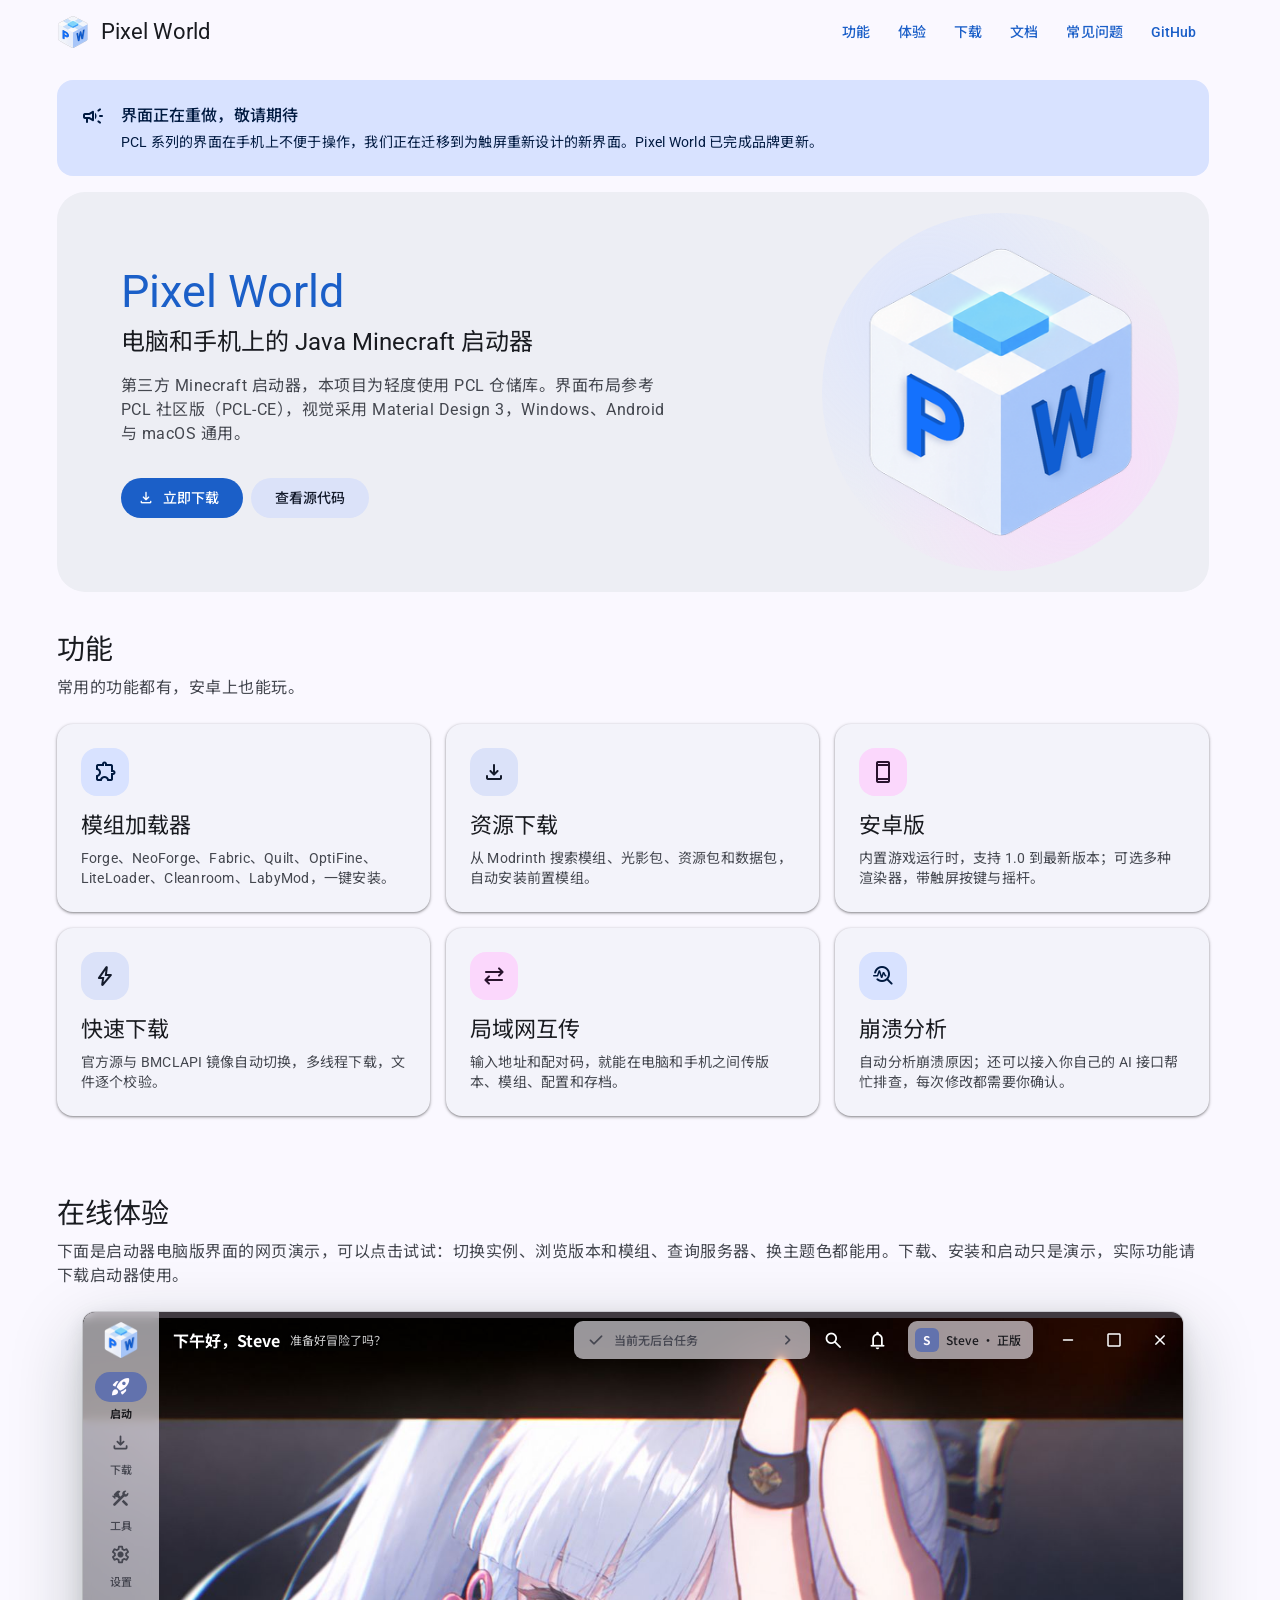
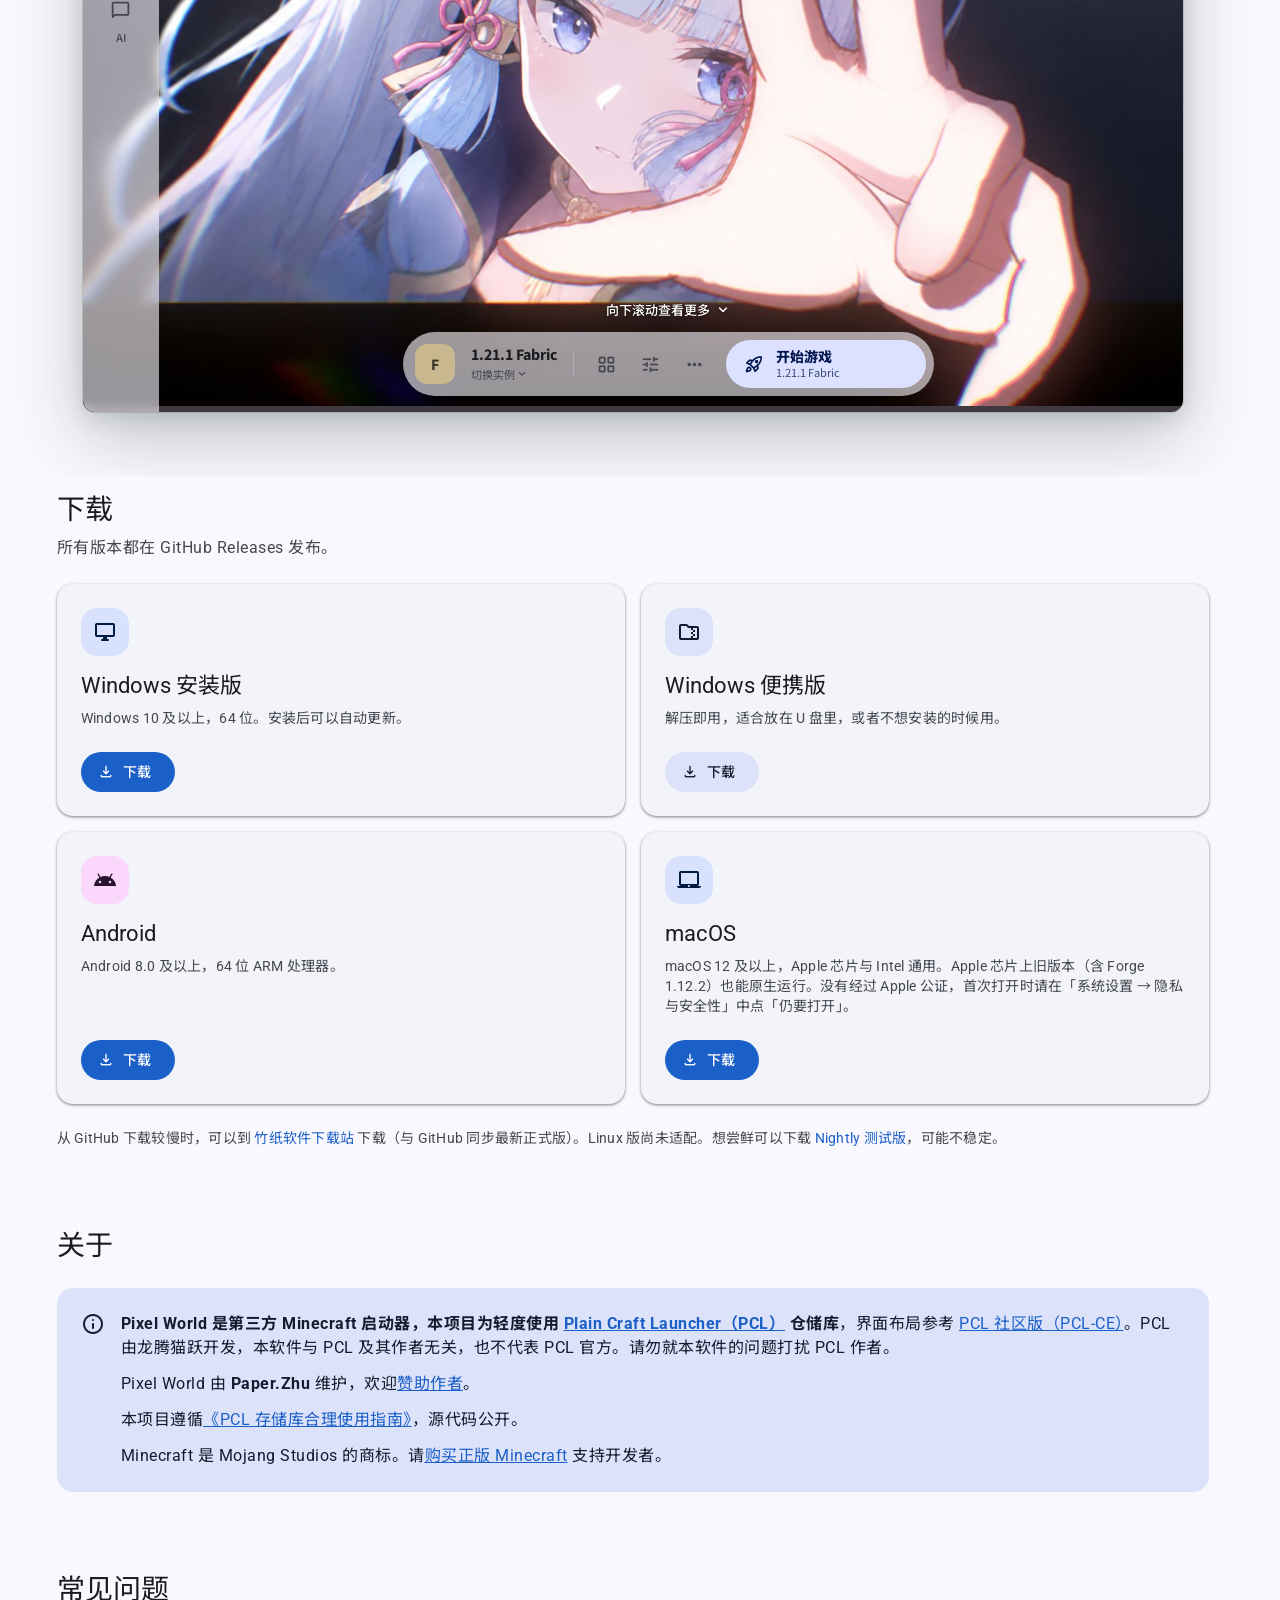
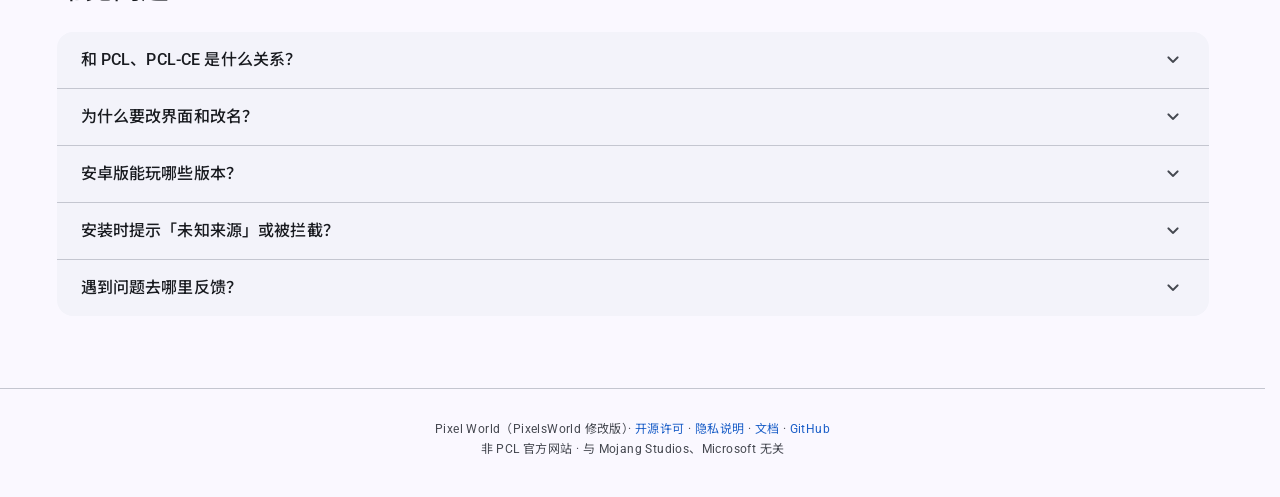
<file: docs/index.html>
<!doctype html>
<html lang="zh-CN">
<head>
<meta charset="utf-8">
<meta name="viewport" content="width=device-width, initial-scale=1">
<meta name="color-scheme" content="light dark">
<script>document.documentElement.classList.add('js');</script>
<title>Pixel World</title>
<meta name="description" content="Pixel World：第三方 Minecraft 启动器，本项目为轻度使用 PCL 仓储库，支持 Windows、macOS、Linux 与 Android。">
<link rel="icon" href="favicon.png">
<link rel="stylesheet" href="demo/demo.css?v=5">
<link rel="preconnect" href="https://fonts.googleapis.com">
<link rel="preconnect" href="https://fonts.gstatic.com" crossorigin>
<link rel="stylesheet" href="https://fonts.googleapis.com/css2?family=Roboto:wght@400;500;700&family=Noto+Sans+SC:wght@400;500;700&display=swap">
<link rel="stylesheet" href="https://fonts.googleapis.com/css2?family=Material+Symbols+Rounded:opsz,wght,FILL,GRAD@24,400,0..1,0&display=block">
<style>
/* ---------- MD3 颜色：种子色 #1370F3 ---------- */
:root {
  --md-sys-color-primary: #1b5fc8;
  --md-sys-color-on-primary: #ffffff;
  --md-sys-color-primary-container: #d8e2ff;
  --md-sys-color-on-primary-container: #001a41;
  --md-sys-color-secondary: #575e71;
  --md-sys-color-secondary-container: #dbe2f9;
  --md-sys-color-on-secondary-container: #141b2c;
  --md-sys-color-tertiary-container: #fbd7fc;
  --md-sys-color-on-tertiary-container: #29132d;
  --md-sys-color-surface: #faf8ff;
  --md-sys-color-surface-container-lowest: #ffffff;
  --md-sys-color-surface-container-low: #f3f3fa;
  --md-sys-color-surface-container: #edeef4;
  --md-sys-color-surface-container-high: #e7e8ee;
  --md-sys-color-surface-container-highest: #e1e2e9;
  --md-sys-color-on-surface: #191b20;
  --md-sys-color-on-surface-variant: #44474f;
  --md-sys-color-outline: #74777f;
  --md-sys-color-outline-variant: #c4c6d0;
  --md-elevation-1: 0 1px 2px rgb(0 0 0 / .30), 0 1px 3px 1px rgb(0 0 0 / .15);
  --md-elevation-2: 0 1px 2px rgb(0 0 0 / .30), 0 2px 6px 2px rgb(0 0 0 / .15);
  --md-motion: 200ms cubic-bezier(.2, 0, 0, 1);
  --md-ease-standard: cubic-bezier(.2, 0, 0, 1);
  --md-ease-decel: cubic-bezier(.05, .7, .1, 1);
}
@media (prefers-color-scheme: dark) {
  :root {
    --md-sys-color-primary: #adc6ff;
    --md-sys-color-on-primary: #002e69;
    --md-sys-color-primary-container: #004493;
    --md-sys-color-on-primary-container: #d8e2ff;
    --md-sys-color-secondary: #bfc6dc;
    --md-sys-color-secondary-container: #404659;
    --md-sys-color-on-secondary-container: #dbe2f9;
    --md-sys-color-tertiary-container: #593e5c;
    --md-sys-color-on-tertiary-container: #fbd7fc;
    --md-sys-color-surface: #111318;
    --md-sys-color-surface-container-lowest: #0c0e13;
    --md-sys-color-surface-container-low: #191b20;
    --md-sys-color-surface-container: #1d2024;
    --md-sys-color-surface-container-high: #282a2f;
    --md-sys-color-surface-container-highest: #33353a;
    --md-sys-color-on-surface: #e1e2e9;
    --md-sys-color-on-surface-variant: #c4c6d0;
    --md-sys-color-outline: #8e9099;
    --md-sys-color-outline-variant: #44474f;
  }
}

* { box-sizing: border-box; }
html { scroll-behavior: smooth; scroll-padding-top: 72px; }
body {
  margin: 0;
  background: var(--md-sys-color-surface);
  color: var(--md-sys-color-on-surface);
  font-family: Roboto, "Noto Sans SC", system-ui, sans-serif;
  font-size: 16px; line-height: 24px; letter-spacing: .5px; font-weight: 400;
  -webkit-font-smoothing: antialiased;
  overflow-wrap: anywhere;
}
a { color: var(--md-sys-color-primary); text-decoration: none; }
a:hover { text-decoration: underline; }
img { max-width: 100%; }

/* ---------- 图标 ---------- */
.icon {
  font-family: "Material Symbols Rounded";
  font-weight: normal; font-style: normal; font-size: 24px; line-height: 1;
  letter-spacing: normal; text-transform: none; white-space: nowrap;
  display: inline-block; flex: none; direction: ltr;
  font-feature-settings: "liga"; -webkit-font-smoothing: antialiased;
  user-select: none;
  width: 1em; overflow: hidden;
}

/* ---------- MD3 字阶 ---------- */
.display-large  { font-size: 57px; line-height: 64px; letter-spacing: -.25px; font-weight: 400; }
.display-medium { font-size: 45px; line-height: 52px; letter-spacing: 0; font-weight: 400; }
.headline-large { font-size: 32px; line-height: 40px; letter-spacing: 0; font-weight: 400; }
.headline-medium{ font-size: 28px; line-height: 36px; letter-spacing: 0; font-weight: 400; }
.headline-small { font-size: 24px; line-height: 32px; letter-spacing: 0; font-weight: 400; }
.title-large    { font-size: 22px; line-height: 28px; letter-spacing: 0; font-weight: 400; }
.title-medium   { font-size: 16px; line-height: 24px; letter-spacing: .15px; font-weight: 500; }
.body-large     { font-size: 16px; line-height: 24px; letter-spacing: .5px; font-weight: 400; }
.body-medium    { font-size: 14px; line-height: 20px; letter-spacing: .25px; font-weight: 400; }
.body-small     { font-size: 12px; line-height: 16px; letter-spacing: .4px; font-weight: 400; }
.label-large    { font-size: 14px; line-height: 20px; letter-spacing: .1px; font-weight: 500; }
.label-medium   { font-size: 12px; line-height: 16px; letter-spacing: .5px; font-weight: 500; }
h1, h2, h3, p { margin: 0; }

.wrap { max-width: 1200px; margin: 0 auto; padding: 0 24px; }

/* ---------- 按钮（40px / 24px 内边距 / 全圆角 / 状态层） ---------- */
.btn {
  position: relative; overflow: hidden; isolation: isolate;
  display: inline-flex; align-items: center; justify-content: center; gap: 8px;
  height: 40px; padding: 0 24px; border: 0; border-radius: 9999px;
  font-family: inherit; cursor: pointer; text-decoration: none;
  transition: box-shadow var(--md-motion);
}
.btn:hover { text-decoration: none; }
.btn::after {
  content: ""; position: absolute; inset: 0; z-index: -1;
  background: currentColor; opacity: 0;
  transition: opacity var(--md-motion);
}
.btn:hover::after { opacity: .08; }
.btn:focus-visible::after { opacity: .10; }
.btn:active::after { opacity: .12; }
.btn:focus-visible { outline: 3px solid var(--md-sys-color-primary); outline-offset: 2px; }
.btn .icon { font-size: 18px; margin-left: -8px; }
.btn.filled { background: var(--md-sys-color-primary); color: var(--md-sys-color-on-primary); }
.btn.filled:hover { box-shadow: var(--md-elevation-1); }
.btn.s-tonal { background: var(--md-sys-color-secondary-container); color: var(--md-sys-color-on-secondary-container); }
.btn.s-tonal:hover { box-shadow: var(--md-elevation-1); }
.btn.outlined { background: transparent; color: var(--md-sys-color-primary); box-shadow: inset 0 0 0 1px var(--md-sys-color-outline); }
.btn.text { background: transparent; color: var(--md-sys-color-primary); padding: 0 12px; }

/* ---------- 顶部应用栏（Small） ---------- */
.app-bar {
  position: sticky; top: 0; z-index: 10;
  background: var(--md-sys-color-surface);
  transition: background-color var(--md-motion), box-shadow var(--md-motion);
}
.app-bar.scrolled { background: var(--md-sys-color-surface-container); }
.app-bar .wrap { display: flex; align-items: center; height: 64px; gap: 8px; }
.brand {
  display: flex; align-items: center; gap: 12px; min-width: 0;
  color: var(--md-sys-color-on-surface); border-radius: 9999px; padding: 4px 12px 4px 0;
}
.brand:hover { text-decoration: none; }
.brand img { width: 32px; height: 32px; border-radius: 8px; flex: none; }
.app-bar nav { margin-left: auto; display: flex; gap: 4px; align-items: center; }

/* ---------- 版块 ---------- */
main > section { padding: 40px 0; }
.sec-head { margin-bottom: 24px; }
.sec-head h2 { color: var(--md-sys-color-on-surface); }
.sec-head .lead { margin-top: 8px; color: var(--md-sys-color-on-surface-variant); }

/* ---------- Hero ---------- */
.hero {
  display: flex; align-items: center; gap: 48px;
  background: var(--md-sys-color-surface-container);
  border-radius: 28px; padding: 56px 64px; margin-top: 16px;
}
.hero-text { flex: 1; min-width: 0; }
.hero h1 { color: var(--md-sys-color-primary); }
.hero .tagline { margin-top: 8px; color: var(--md-sys-color-on-surface); }
.hero .s-sub { margin-top: 16px; max-width: 560px; color: var(--md-sys-color-on-surface-variant); }
.actions { display: flex; flex-wrap: wrap; gap: 8px; margin-top: 32px; }
.hero-art { flex: none; width: 288px; height: 288px; }
.hero-art img { display: block; width: 100%; height: 100%; border-radius: 28%; }

/* ---------- 卡片：Elevated card ---------- */
/* minmax(0, 1fr)：列宽固定，不随内容（例如下载按钮文字变长）变化 */
.grid { display: grid; grid-template-columns: repeat(3, minmax(0, 1fr)); gap: 16px; }
.s-card {
  background: var(--md-sys-color-surface-container-low);
  box-shadow: var(--md-elevation-1);
  border-radius: 16px; padding: 24px;
  display: flex; flex-direction: column;
}
.s-card .s-tile {
  width: 48px; height: 48px; border-radius: 16px; margin-bottom: 16px;
  display: grid; place-items: center;
  background: var(--md-sys-color-primary-container);
  color: var(--md-sys-color-on-primary-container);
}
.s-card .s-tile.sec { background: var(--md-sys-color-secondary-container); color: var(--md-sys-color-on-secondary-container); }
.s-card .s-tile.ter { background: var(--md-sys-color-tertiary-container); color: var(--md-sys-color-on-tertiary-container); }
.s-card h3 { color: var(--md-sys-color-on-surface); }
.s-card p { margin-top: 8px; color: var(--md-sys-color-on-surface-variant); }
/* 下载区有四张卡片：宽屏时排成两行两列 */
@media (min-width: 600px) { .dl .grid { grid-template-columns: repeat(2, minmax(0, 1fr)); } }
.dl .s-card p { flex: 1; }
.dl .s-card .btn { margin-top: 24px; align-self: flex-start; }
.ver { margin-top: 24px; color: var(--md-sys-color-on-surface-variant); }

/* ---------- 公告 ---------- */
.notice.announce {
  margin-top: 16px;
  background: var(--md-sys-color-primary-container);
  color: var(--md-sys-color-on-primary-container);
}
.notice.announce .title-medium { color: inherit; }
.notice.announce p + p { margin-top: 4px; }

/* ---------- 声明：Tonal card ---------- */
.notice {
  display: flex; gap: 16px; align-items: flex-start;
  background: var(--md-sys-color-secondary-container);
  color: var(--md-sys-color-on-secondary-container);
  border-radius: 16px; padding: 24px;
}
.notice > .icon { font-size: 24px; margin-top: 0; }
.notice .body { min-width: 0; }
.notice p + p { margin-top: 12px; }
.notice a { color: var(--md-sys-color-primary); text-decoration: underline; }

/* ---------- 常见问题：可展开列表 ---------- */
.faq-list { border-radius: 16px; background: var(--md-sys-color-surface-container-low); overflow: hidden; }
details + details { border-top: 1px solid var(--md-sys-color-outline-variant); }
summary {
  position: relative; display: flex; align-items: center; gap: 16px;
  min-height: 56px; padding: 16px 24px; cursor: pointer; list-style: none;
  color: var(--md-sys-color-on-surface);
}
summary::-webkit-details-marker { display: none; }
summary::after {
  content: ""; position: absolute; inset: 0; background: var(--md-sys-color-on-surface);
  opacity: 0; transition: opacity var(--md-motion); pointer-events: none;
}
summary:hover::after { opacity: .08; }
summary:focus-visible::after { opacity: .10; }
summary:active::after { opacity: .12; }
summary:focus-visible { outline: 3px solid var(--md-sys-color-primary); outline-offset: -3px; }
summary .q { flex: 1; min-width: 0; }
summary .icon { color: var(--md-sys-color-on-surface-variant); transition: transform var(--md-motion); }
details[open] summary .icon { transform: rotate(180deg); }
details .answer { padding: 0 24px 16px; color: var(--md-sys-color-on-surface-variant); }

/* ---------- 页脚 ---------- */
footer {
  margin-top: 32px; padding: 32px 0 40px; text-align: center;
  color: var(--md-sys-color-on-surface-variant);
  border-top: 1px solid var(--md-sys-color-outline-variant);
}
footer p + p { margin-top: 4px; }

/* ---------- 响应式 ---------- */
@media (max-width: 839px) {
  .hero { flex-direction: column-reverse; text-align: center; padding: 32px 24px; gap: 24px; }
  .hero-art { width: 160px; height: 160px; }
  .hero .s-sub { margin-left: auto; margin-right: auto; }
  .actions { justify-content: center; }
  .display-medium { font-size: 36px; line-height: 44px; }
  .grid { grid-template-columns: repeat(2, minmax(0, 1fr)); }
}
@media (max-width: 599px) {
  .wrap { padding: 0 16px; }
  .grid { grid-template-columns: minmax(0, 1fr); }
  .app-bar nav .opt { display: none; }
  .app-bar nav a[href*="github.com"] { display: none; }
  section { padding: 32px 0; }
  .notice { flex-direction: column; gap: 12px; padding: 20px; }
  summary { padding: 16px; }
  details .answer { padding: 0 16px 16px; }
  .headline-small { font-size: 22px; line-height: 28px; }
}
/* ---------- 动效（仅在 JS 可用且未要求减少动态效果时生效） ---------- */
/* 滚动条始终占位、横向溢出直接裁掉：动画中的元素和光晕不会让页面宽度来回变化 */
html { scrollbar-gutter: stable; overflow-x: clip; }
body { overflow-x: clip; }
.hero-art { position: relative; }
.hero-art img { position: relative; z-index: 1; }
.hero-art::before {
  content: ""; position: absolute; inset: -12%; border-radius: 50%; pointer-events: none;
  background:
    radial-gradient(circle at 30% 30%, var(--md-sys-color-primary-container), transparent 60%),
    radial-gradient(circle at 70% 70%, var(--md-sys-color-tertiary-container), transparent 60%);
  opacity: .8;
}
.s-card, .s-card .s-tile { transition: transform 300ms var(--md-ease-standard), box-shadow 300ms var(--md-ease-standard); }
@media (hover: hover) {
  .s-card:hover { box-shadow: var(--md-elevation-2); }
}
@media (prefers-reduced-motion: no-preference) {
  @keyframes md-rise { from { opacity: 0; transform: translateY(16px); } }
  @keyframes md-reveal { from { opacity: 0; transform: translateY(24px); } }
  @keyframes md-fade { from { opacity: 0; } }
  @keyframes md-pop { from { opacity: 0; transform: scale(.85); } }
  @keyframes md-float { 0%, 100% { transform: translateY(0); } 25% { transform: translateY(-6px); } 75% { transform: translateY(6px); } }
  @keyframes md-glow { from { transform: rotate(0) scale(1); } 50% { transform: rotate(180deg) scale(1.1); } to { transform: rotate(360deg) scale(1); } }
  @keyframes md-answer { from { opacity: 0; transform: translateY(-8px); } }

  .js .app-bar { animation: md-fade 400ms var(--md-ease-standard) backwards; }
  .js .hero-text h1 { animation: md-rise 600ms var(--md-ease-decel) 120ms backwards; }
  .js .hero-text .tagline { animation: md-rise 600ms var(--md-ease-decel) 190ms backwards; }
  .js .hero-text .s-sub { animation: md-rise 600ms var(--md-ease-decel) 260ms backwards; }
  .js .hero-text .actions { animation: md-rise 600ms var(--md-ease-decel) 330ms backwards; }
  .js .hero-art { animation: md-pop 600ms var(--md-ease-decel) 150ms backwards; }
  .js .hero-art img { animation: md-float 6s ease-in-out 800ms infinite; }
  .js .hero-art::before { animation: md-glow 40s linear infinite; }

  .js .sec-head:not(.in), .js .s-card:not(.in), .js .notice:not(.in), .js .faq-list details:not(.in) {
    opacity: 0; transform: translateY(24px);
  }
  .js .sec-head.in, .js .s-card.in, .js .notice.in, .js .faq-list details.in {
    animation: md-reveal 500ms var(--md-ease-decel) var(--d, 0ms) backwards;
  }
  @media (hover: hover) {
    .s-card:hover { transform: translateY(-2px); }
    .s-card:hover .s-tile { transform: rotate(-6deg) scale(1.08); }
  }
  details[open] .answer { animation: md-answer 300ms var(--md-ease-decel); }
}
@media (prefers-reduced-motion: reduce) {
  html { scroll-behavior: auto; }
  *, *::before, *::after { transition-duration: 0.01ms !important; animation-duration: 0.01ms !important; }
}
</style>
</head>
<body>
<header class="app-bar" id="appbar">
  <div class="wrap">
    <a class="brand title-large" href="#"><img src="favicon.png" alt="">Pixel World</a>
    <nav>
      <a class="btn text label-large opt" href="#features">功能</a>
      <a class="btn text label-large opt" href="#demo">体验</a>
      <a class="btn text label-large" href="#download">下载</a>
      <a class="btn text label-large" href="docs/">文档</a>
      <a class="btn text label-large opt" href="#faq">常见问题</a>
      <a class="btn text label-large" href="https://github.com/zhuzhi-09/PixelWorld">GitHub</a>
    </nav>
  </div>
</header>

<main>
  <div class="wrap">
    <div class="notice announce" role="status">
      <span class="icon" aria-hidden="true">campaign</span>
      <div class="body">
        <p class="title-medium">界面正在重做，敬请期待</p>
        <p class="body-medium">PCL 系列的界面在手机上不便于操作，我们正在迁移到为触屏重新设计的新界面。Pixel World 已完成品牌更新。</p>
      </div>
    </div>
    <div class="hero">
      <div class="hero-text">
        <h1 class="display-medium">Pixel World</h1>
        <p class="tagline headline-small">电脑和手机上的 Java Minecraft 启动器</p>
        <p class="s-sub body-large">第三方 Minecraft 启动器，本项目为轻度使用 PCL 仓储库。界面布局参考 PCL 社区版（PCL-CE），视觉采用 Material Design 3，Windows、Android 与 macOS 通用。</p>
        <div class="actions">
          <a class="btn filled label-large" href="#download"><span class="icon" aria-hidden="true">download</span>立即下载</a>
          <a class="btn s-tonal label-large" href="https://github.com/zhuzhi-09/PixelWorld">查看源代码</a>
        </div>
      </div>
      <div class="hero-art"><img src="icon.png" alt="Pixel World 图标" width="288" height="288"></div>
    </div>
  </div>

  <section id="features">
    <div class="wrap">
      <div class="sec-head">
        <h2 class="headline-medium">功能</h2>
        <p class="lead body-large">常用的功能都有，安卓上也能玩。</p>
      </div>
      <div class="grid">
        <div class="s-card"><div class="s-tile"><span class="icon" aria-hidden="true">extension</span></div><h3 class="title-large">模组加载器</h3><p class="body-medium">Forge、NeoForge、Fabric、Quilt、OptiFine、LiteLoader、Cleanroom、LabyMod，一键安装。</p></div>
        <div class="s-card"><div class="s-tile sec"><span class="icon" aria-hidden="true">download</span></div><h3 class="title-large">资源下载</h3><p class="body-medium">从 Modrinth 搜索模组、光影包、资源包和数据包，自动安装前置模组。</p></div>
        <div class="s-card"><div class="s-tile ter"><span class="icon" aria-hidden="true">smartphone</span></div><h3 class="title-large">安卓版</h3><p class="body-medium">内置游戏运行时，支持 1.0 到最新版本；可选多种渲染器，带触屏按键与摇杆。</p></div>
        <div class="s-card"><div class="s-tile sec"><span class="icon" aria-hidden="true">bolt</span></div><h3 class="title-large">快速下载</h3><p class="body-medium">官方源与 BMCLAPI 镜像自动切换，多线程下载，文件逐个校验。</p></div>
        <div class="s-card"><div class="s-tile ter"><span class="icon" aria-hidden="true">sync_alt</span></div><h3 class="title-large">局域网互传</h3><p class="body-medium">输入地址和配对码，就能在电脑和手机之间传版本、模组、配置和存档。</p></div>
        <div class="s-card"><div class="s-tile"><span class="icon" aria-hidden="true">troubleshoot</span></div><h3 class="title-large">崩溃分析</h3><p class="body-medium">自动分析崩溃原因；还可以接入你自己的 AI 接口帮忙排查，每次修改都需要你确认。</p></div>
      </div>
    </div>
  </section>

  <section id="demo">
    <div class="wrap">
      <div class="sec-head">
        <h2 class="headline-medium">在线体验</h2>
        <p class="lead body-large">下面是启动器电脑版界面的网页演示，可以点击试试：切换实例、浏览版本和模组、查询服务器、换主题色都能用。下载、安装和启动只是演示，实际功能请下载启动器使用。</p>
      </div>
      <div id="pw-demo"><p style="color:var(--md-sys-color-on-surface-variant)">演示需要启用 JavaScript。</p></div>
    </div>
  </section>

  <section id="download">
    <div class="wrap dl">
      <div class="sec-head">
        <h2 class="headline-medium">下载</h2>
        <p class="lead body-large">所有版本都在 GitHub Releases 发布。</p>
      </div>
      <div class="grid">
        <div class="s-card">
          <div class="s-tile"><span class="icon" aria-hidden="true">desktop_windows</span></div><h3 class="title-large">Windows 安装版</h3>
          <p class="body-medium">Windows 10 及以上，64 位。安装后可以自动更新。</p>
          <a class="btn filled label-large" data-asset="windows-x64-setup.exe" href="https://github.com/zhuzhi-09/PixelWorld/releases/latest"><span class="icon" aria-hidden="true">download</span><span class="label">下载</span></a>
        </div>
        <div class="s-card">
          <div class="s-tile sec"><span class="icon" aria-hidden="true">folder_zip</span></div><h3 class="title-large">Windows 便携版</h3>
          <p class="body-medium">解压即用，适合放在 U 盘里，或者不想安装的时候用。</p>
          <a class="btn s-tonal label-large" data-asset="windows-x64-portable.zip" href="https://github.com/zhuzhi-09/PixelWorld/releases/latest"><span class="icon" aria-hidden="true">download</span><span class="label">下载</span></a>
        </div>
        <div class="s-card">
          <div class="s-tile ter"><span class="icon" aria-hidden="true">android</span></div><h3 class="title-large">Android</h3>
          <p class="body-medium">Android 8.0 及以上，64 位 ARM 处理器。</p>
          <a class="btn filled label-large" data-asset="android-arm64.apk" href="https://github.com/zhuzhi-09/PixelWorld/releases/latest"><span class="icon" aria-hidden="true">download</span><span class="label">下载</span></a>
        </div>
        <div class="s-card">
          <div class="s-tile"><span class="icon" aria-hidden="true">laptop_mac</span></div><h3 class="title-large">macOS</h3>
          <p class="body-medium">macOS 12 及以上，Apple 芯片与 Intel 通用。Apple 芯片上旧版本（含 Forge 1.12.2）也能原生运行。没有经过 Apple 公证，首次打开时请在「系统设置 → 隐私与安全性」中点「仍要打开」。</p>
          <a class="btn filled label-large" data-asset="macos.dmg" href="https://github.com/zhuzhi-09/PixelWorld/releases/latest"><span class="icon" aria-hidden="true">download</span><span class="label">下载</span></a>
        </div>
      </div>
      <p class="ver body-medium" id="ver">从 GitHub 下载较慢时，可以到 <a href="https://download.paperzhu.com">竹纸软件下载站</a> 下载（与 GitHub 同步最新正式版）。Linux 版尚未适配。想尝鲜可以下载 <a href="https://github.com/zhuzhi-09/PixelWorld/releases/tag/nightly">Nightly 测试版</a>，可能不稳定。</p>
    </div>
  </section>

  <section id="about">
    <div class="wrap">
      <div class="sec-head">
        <h2 class="headline-medium">关于</h2>
      </div>
      <div class="notice body-large">
        <span class="icon" aria-hidden="true">info</span>
        <div class="body">
          <p><strong>Pixel World 是第三方 Minecraft 启动器，本项目为轻度使用 <a href="https://github.com/Meloong-Git/PCL">Plain Craft Launcher（PCL）</a> 仓储库</strong>，界面布局参考 <a href="https://www.pclc.cc">PCL 社区版（PCL-CE）</a>。PCL 由龙腾猫跃开发，本软件与 PCL 及其作者无关，也不代表 PCL 官方。请勿就本软件的问题打扰 PCL 作者。</p>
          <p>Pixel World 由 <strong>Paper.Zhu</strong> 维护，欢迎<a href="https://afdian.com/a/Paper_Zhu">赞助作者</a>。</p>
          <p>本项目遵循<a href="https://github.com/zhuzhi-09/PixelWorld/blob/main/PCL-GUIDE.md">《PCL 存储库合理使用指南》</a>，源代码公开。</p>
          <p>Minecraft 是 Mojang Studios 的商标。请<a href="https://www.minecraft.net/zh-hans/store/minecraft-java-bedrock-edition-pc">购买正版 Minecraft</a> 支持开发者。</p>
        </div>
      </div>
    </div>
  </section>

  <section id="faq">
    <div class="wrap">
      <div class="sec-head">
        <h2 class="headline-medium">常见问题</h2>
      </div>
      <div class="faq-list">
        <details><summary><span class="q title-medium">和 PCL、PCL-CE 是什么关系？</span><span class="icon" aria-hidden="true">expand_more</span></summary><p class="answer body-large">Pixel World 是第三方 Minecraft 启动器，本项目为轻度使用 PCL 仓储库：界面布局参考 PCL-CE，用 Flutter 编写，视觉采用 Material Design 3，并增加了安卓版。它由第三方独立开发，与 PCL 和 PCL-CE 官方无关。可以从 PCL-CE 导入设置、游戏文件夹和账户。</p></details>
        <details><summary><span class="q title-medium">为什么要改界面和改名？</span><span class="icon" aria-hidden="true">expand_more</span></summary><p class="answer body-large">PCL 系列的界面是为电脑设计的，在手机上不便于操作。Pixel World 已完成品牌更新，并继续把界面迁移到更适合触屏的新设计。更名不会影响现有的游戏版本、存档和设置。</p></details>
        <details><summary><span class="q title-medium">安卓版能玩哪些版本？</span><span class="icon" aria-hidden="true">expand_more</span></summary><p class="answer body-large">支持 1.0 到最新的 Java 版，也能在手机上安装 Forge、NeoForge、OptiFine 等加载器。帧率取决于手机性能和所选的渲染器。</p></details>
        <details><summary><span class="q title-medium">安装时提示「未知来源」或被拦截？</span><span class="icon" aria-hidden="true">expand_more</span></summary><p class="answer body-large">安卓版不在应用商店上架，需要允许浏览器或文件管理器安装应用。Windows 上如果 SmartScreen 提示，点「更多信息」→「仍要运行」。安装包都可以在 GitHub 上核对来源。</p></details>
        <details><summary><span class="q title-medium">遇到问题去哪里反馈？</span><span class="icon" aria-hidden="true">expand_more</span></summary><p class="answer body-large">请在 <a href="https://github.com/zhuzhi-09/PixelWorld/issues">GitHub Issues</a> 反馈，不要打扰 PCL 的作者。</p></details>
      </div>
    </div>
  </section>
</main>

<footer>
  <div class="wrap">
    <p class="body-small">Pixel World（PixelsWorld 修改版）· <a href="https://github.com/zhuzhi-09/PixelWorld/blob/main/LICENSE">开源许可</a> · <a href="docs/privacy.html">隐私说明</a> · <a href="docs/">文档</a> · <a href="https://github.com/zhuzhi-09/PixelWorld">GitHub</a></p>
    <p class="body-small">非 PCL 官方网站 · 与 Mojang Studios、Microsoft 无关</p>
  </div>
</footer>

<script src="demo/demo.js?v=5" defer></script>
<script>
// 滚动进入视口时淡入上移，只触发一次；同批进入的元素按序错开
(function () {
  var els = document.querySelectorAll('.sec-head, .s-card, .notice, .faq-list details');
  var reduce = window.matchMedia && matchMedia('(prefers-reduced-motion: reduce)').matches;
  function show(el) { el.classList.add('in'); }
  if (reduce || !('IntersectionObserver' in window)) { Array.prototype.forEach.call(els, show); return; }
  var io = new IntersectionObserver(function (entries) {
    var k = 0;
    entries.forEach(function (e) {
      if (!e.isIntersecting) return;
      e.target.style.setProperty('--d', (k++ * 70) + 'ms');
      show(e.target);
      io.unobserve(e.target);
    });
  }, { threshold: 0.15, rootMargin: '0px 0px -10% 0px' });
  Array.prototype.forEach.call(els, function (el) { io.observe(el); });
})();
</script>
<script>
// 顶部应用栏滚动后切换为 surface-container 背景
(function () {
  var bar = document.getElementById('appbar');
  function onScroll() { bar.classList.toggle('scrolled', window.scrollY > 4); }
  window.addEventListener('scroll', onScroll, { passive: true });
  onScroll();
})();

// 读取最新正式版，把下载按钮指向对应文件；失败时保留指向 Releases 页面的链接
fetch('https://api.github.com/repos/zhuzhi-09/PixelWorld/releases/latest')
  .then(r => r.ok ? r.json() : Promise.reject())
  .then(rel => {
    for (const a of document.querySelectorAll('[data-asset]')) {
      const asset = rel.assets.find(x => x.name.endsWith(a.dataset.asset));
      if (asset) a.href = asset.browser_download_url;
    }
    for (const l of document.querySelectorAll('.dl .btn .label')) l.textContent = '下载 ' + rel.tag_name;
  })
  .catch(() => {});
</script>
</body>
</html>
</file>
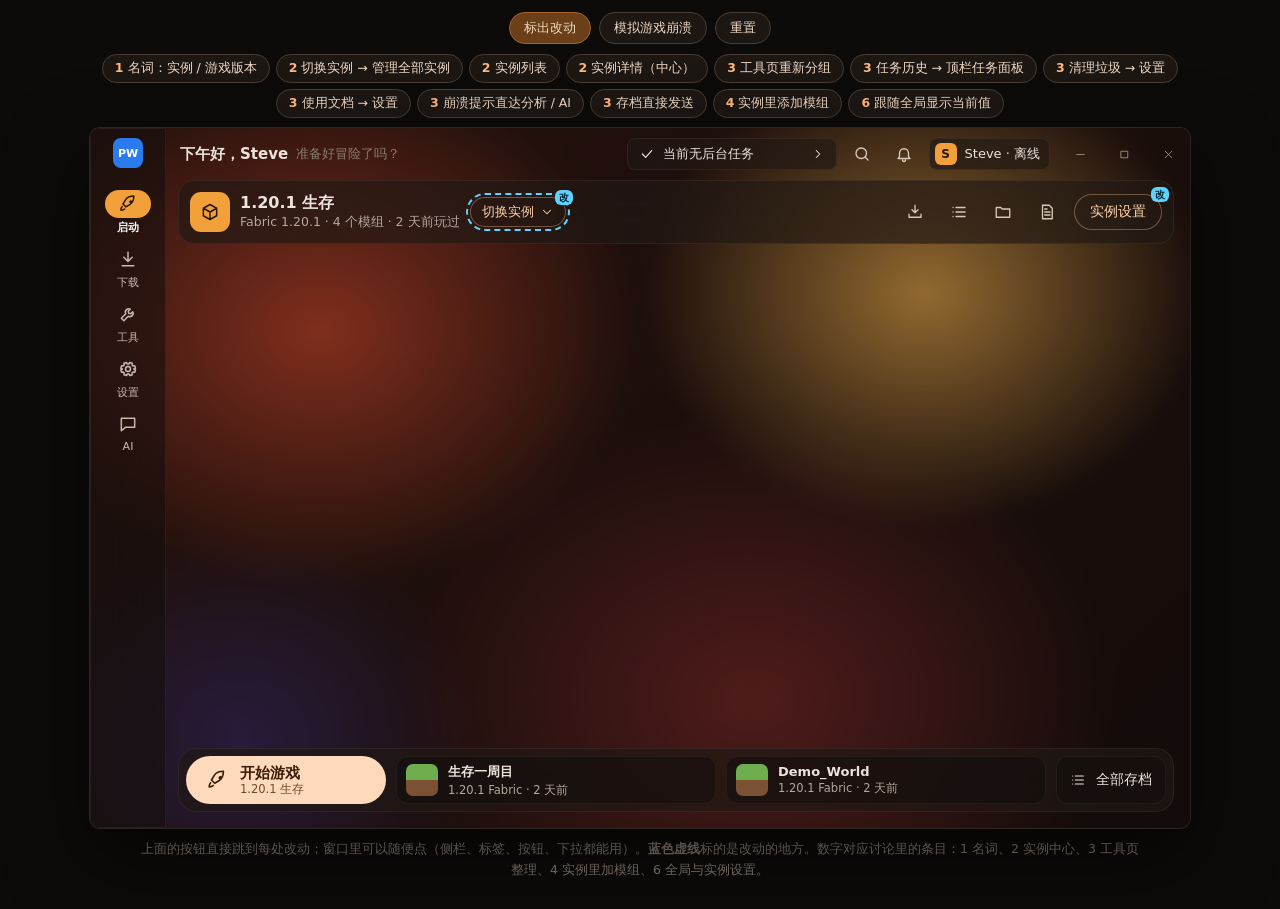
<file: design/mockups/app-flow.html>
<!doctype html>
<html lang="zh-CN">
<head>
<meta charset="utf-8">
<meta name="viewport" content="width=device-width, initial-scale=1">
<title>功能结构模型</title>
<style>
  :root { color-scheme: dark; }
  * { box-sizing: border-box; }
  html, body { margin: 0; background: #0d0b0a; color: #ece3dc;
    font-family: system-ui, "Microsoft YaHei UI", "PingFang SC", "Noto Sans SC", sans-serif; }
  .page { display: flex; flex-direction: column; align-items: center; gap: 10px; padding: 12px 16px 28px; }
  .bar { display: flex; flex-wrap: wrap; justify-content: center; gap: 8px; align-items: center; }
  .bar button, .jump button { border: 1px solid #4a3d33; background: #1d1714; color: #f0d9c4; border-radius: 999px; padding: 6px 14px; font: inherit; font-size: 13px; cursor: pointer; }
  .bar button.on { background: #6b3f17; border-color: #a2622a; }
  .jump { display: flex; flex-wrap: wrap; justify-content: center; gap: 6px; max-width: 1100px; }
  .jump button { font-size: 12.5px; padding: 5px 12px; }
  .jump b { color: #ffb77c; margin-right: 4px; }
  .note { color: #8c7f75; font-size: 12.5px; text-align: center; max-width: 1000px; line-height: 1.7; }
  .stage { width: min(1100px, 100%); }

  /* ---------- 窗口：1100×700 逻辑像素，整体缩放 ---------- */
  .win { position: relative; width: 1100px; height: 700px; border-radius: 10px; overflow: hidden; transform-origin: top left;
    box-shadow: 0 0 0 1px #2c2420, 0 30px 80px rgba(0,0,0,.6); font-size: 14px; }
  .wall { position: absolute; inset: -20px; filter: blur(6px);
    background:
      radial-gradient(40% 50% at 22% 30%, #c4472c 0%, transparent 70%),
      radial-gradient(35% 45% at 75% 25%, #e0a24a 0%, transparent 70%),
      radial-gradient(45% 55% at 60% 80%, #7a2a2a 0%, transparent 70%),
      radial-gradient(30% 40% at 15% 85%, #3b2a5a 0%, transparent 70%),
      linear-gradient(135deg, #3a1a14, #1c120f); }
  .dim { position: absolute; inset: 0; background: rgba(0,0,0,.35); }
  .app { position: absolute; inset: 0; display: flex; }
  .glass { background: rgba(32, 25, 21, .66); backdrop-filter: blur(18px); -webkit-backdrop-filter: blur(18px); box-shadow: inset 0 0 0 1px rgba(255,255,255,.06); }
  .card { background: rgba(18, 14, 12, .55); box-shadow: inset 0 0 0 1px rgba(255,255,255,.05); border-radius: 12px; }
  .muted { color: #b5a79c; } .faint { color: #8a7d73; } .small { font-size: 12.5px; }
  svg { width: 20px; height: 20px; fill: none; stroke: currentColor; stroke-width: 1.8; stroke-linecap: round; stroke-linejoin: round; flex: none; }

  .rail { width: 76px; flex: none; display: flex; flex-direction: column; align-items: center; padding: 10px 0; gap: 6px; background: rgba(20,16,14,.55); }
  .logo { width: 30px; height: 30px; border-radius: 8px; background: #2b7bf0; margin-bottom: 14px; display: grid; place-items: center; color: #fff; font-size: 11px; font-weight: 800; }
  .nav { width: 64px; display: flex; flex-direction: column; align-items: center; gap: 2px; font-size: 11px; color: #c9b9ad; cursor: pointer; padding: 2px 0; }
  .nav .ic { width: 46px; height: 28px; border-radius: 14px; display: grid; place-items: center; }
  .nav.on .ic { background: #f2a03a; color: #2a1606; } .nav.on { color: #fff; font-weight: 600; }

  .main { flex: 1; min-width: 0; display: flex; flex-direction: column; }
  .top { height: 52px; flex: none; display: flex; align-items: center; gap: 8px; padding: 0 0 0 14px; }
  .top .title { font-size: 15px; font-weight: 700; display: flex; align-items: center; gap: 8px; }
  .top .title .back { cursor: pointer; display: grid; place-items: center; width: 30px; height: 30px; border-radius: 15px; }
  .top .title .back:hover { background: rgba(255,255,255,.08); }
  .grow { flex: 1; }
  .taskpill { height: 32px; border-radius: 8px; display: flex; align-items: center; gap: 8px; padding: 0 12px; font-size: 13px; cursor: pointer; width: 210px; }
  .ib { width: 34px; height: 34px; display: grid; place-items: center; border-radius: 17px; color: #d8c8bb; cursor: pointer; }
  .acct { height: 32px; border-radius: 8px; display: flex; align-items: center; gap: 8px; padding: 0 10px 0 6px; font-size: 13px; }
  .av { width: 22px; height: 22px; border-radius: 6px; background: #f2a03a; color: #2a1606; display: grid; place-items: center; font-weight: 800; font-size: 12px; }
  .wb { display: flex; height: 100%; } .wb div { width: 44px; display: grid; place-items: center; color: #b5a79c; } .wb svg { width: 13px; height: 13px; stroke-width: 1.4; }
  .body { flex: 1; min-height: 0; position: relative; padding: 0 16px 16px 12px; display: flex; gap: 8px; }
  .scroll { overflow-y: auto; scrollbar-width: thin; scrollbar-color: rgba(255,255,255,.2) transparent; }

  .btn { height: 36px; border-radius: 18px; padding: 0 16px; display: inline-flex; align-items: center; gap: 6px; font-size: 13.5px; cursor: pointer; white-space: nowrap; border: 0; font-family: inherit; }
  .btn.fill { background: #ffb77c; color: #3a1d06; font-weight: 700; }
  .btn.tonal { background: rgba(242,160,58,.22); color: #ffd2a8; }
  .btn.out { background: transparent; box-shadow: inset 0 0 0 1px rgba(255,200,150,.35); color: #ffd2a8; }
  .btn.sm { height: 30px; padding: 0 12px; font-size: 12.5px; }
  .btn svg { width: 17px; height: 17px; }
  .chip { display: inline-flex; align-items: center; gap: 4px; height: 28px; padding: 0 12px; border-radius: 8px; font-size: 12.5px; cursor: pointer; box-shadow: inset 0 0 0 1px rgba(255,255,255,.12); }
  .chip.on { background: rgba(242,160,58,.25); box-shadow: inset 0 0 0 1px rgba(242,160,58,.6); color: #ffd2a8; }
  .vic { width: 40px; height: 40px; border-radius: 11px; background: #f2a03a; color: #2a1606; display: grid; place-items: center; flex: none; }
  .row { display: flex; align-items: center; gap: 12px; }
  .hint { font-size: 12px; color: #b5a79c; }

  /* 侧边分组导航（工具、设置） */
  .side { width: 160px; flex: none; border-radius: 16px; padding: 12px 8px; display: flex; flex-direction: column; gap: 2px; }
  .side .gt { font-size: 12px; color: #a99a8e; padding: 8px 10px 4px; }
  .side .it { display: flex; align-items: center; gap: 10px; height: 38px; padding: 0 12px; border-radius: 19px; cursor: pointer; font-size: 13.5px; }
  .side .it svg { width: 17px; height: 17px; }
  .side .it.on { background: rgba(242,160,58,.28); color: #ffe0c2; font-weight: 600; }
  .side .it:hover:not(.on) { background: rgba(255,255,255,.05); }
  .content { flex: 1; min-width: 0; border-radius: 16px; padding: 16px 18px; }
  .sect { font-size: 13px; color: #c9b9ad; margin: 14px 2px 8px; } .sect:first-child { margin-top: 0; }
  .li { display: flex; align-items: center; gap: 12px; padding: 12px 14px; }
  .li + .li { border-top: 1px solid rgba(255,255,255,.06); }
  .li .t { font-size: 14px; } .li .s { font-size: 12.5px; color: #b5a79c; margin-top: 2px; }
  .li .grow > div { white-space: nowrap; overflow: hidden; text-overflow: ellipsis; }
  .sel { height: 34px; border-radius: 8px; padding: 0 10px; display: inline-flex; align-items: center; gap: 8px; box-shadow: inset 0 0 0 1px rgba(255,255,255,.18); font-size: 13px; cursor: pointer; }
  .seg { display: inline-flex; border-radius: 17px; box-shadow: inset 0 0 0 1px rgba(255,200,150,.35); overflow: hidden; }
  .seg span { padding: 6px 14px; font-size: 12.5px; cursor: pointer; } .seg span.on { background: rgba(242,160,58,.3); color: #ffe0c2; }
  .sw { width: 40px; height: 22px; border-radius: 11px; background: rgba(255,255,255,.18); position: relative; cursor: pointer; flex: none; }
  .sw::after { content: ""; position: absolute; left: 3px; top: 3px; width: 16px; height: 16px; border-radius: 8px; background: #ccc; transition: .15s; }
  .sw.on { background: #f2a03a; } .sw.on::after { left: 21px; background: #3a1d06; }
  .tabs { display: flex; gap: 2px; padding: 0 10px; border-radius: 14px; height: 40px; align-items: stretch; flex: none; }
  .tabs span { display: flex; align-items: center; padding: 0 12px; font-size: 13.5px; cursor: pointer; color: #d1c2b6; border-bottom: 2px solid transparent; }
  .tabs span.on { color: #fff; font-weight: 600; border-bottom-color: #ffb77c; }
  .new { font-size: 11px; background: #f2a03a; color: #2a1606; border-radius: 6px; padding: 1px 6px; margin-left: 6px; font-weight: 700; }
  .banner { border-radius: 12px; padding: 10px 14px; display: flex; align-items: center; gap: 10px; background: rgba(242,160,58,.18); box-shadow: inset 0 0 0 1px rgba(242,160,58,.45); font-size: 13px; }
  .input { height: 40px; border-radius: 10px; display: flex; align-items: center; gap: 8px; padding: 0 12px; color: #b5a79c; font-size: 13.5px; }
  .pic { width: 44px; height: 44px; border-radius: 9px; flex: none; }

  /* 首页（壁纸排版） */
  .strip { height: 64px; border-radius: 16px; display: flex; align-items: center; gap: 10px; padding: 0 12px; flex: none; position: relative; }
  .dock { border-radius: 18px; padding: 8px; display: flex; gap: 10px; flex: none; }
  .start { width: 200px; height: 48px; border-radius: 24px; background: #ffd9bb; color: #3a1d06; display: flex; align-items: center; gap: 12px; padding: 0 20px; cursor: pointer; flex: none; }
  .start b { display: block; font-size: 15px; line-height: 1.2; } .start small { display: block; font-size: 11.5px; opacity: .75; }
  .wt { height: 48px; border-radius: 12px; display: flex; align-items: center; gap: 10px; padding: 0 10px; flex: 1; min-width: 0; cursor: pointer; }
  .wt b { font-size: 13px; display: block; } .wt small { font-size: 11.5px; color: #b5a79c; }
  .thumb { width: 32px; height: 32px; border-radius: 7px; background: linear-gradient(#6fae4f 50%, #7a5233 50%); flex: none; }

  /* 浮层 */
  .menu { position: absolute; z-index: 20; border-radius: 12px; padding: 6px; min-width: 260px; background: rgba(40,31,26,.97); box-shadow: 0 12px 40px rgba(0,0,0,.5), inset 0 0 0 1px rgba(255,255,255,.08); }
  .menu .mi { display: flex; align-items: center; gap: 10px; padding: 8px 10px; border-radius: 8px; cursor: pointer; font-size: 13px; }
  .menu .mi:hover { background: rgba(255,255,255,.07); }
  .menu hr { border: 0; border-top: 1px solid rgba(255,255,255,.08); margin: 4px 2px; }
  .menu .mh { font-size: 12px; color: #a99a8e; padding: 6px 10px 2px; }
  .bar2 { height: 4px; border-radius: 2px; background: rgba(255,255,255,.12); overflow: hidden; margin-top: 6px; } .bar2 i { display: block; height: 100%; background: #ffb77c; }
  .scrim { position: absolute; inset: 0; background: rgba(0,0,0,.45); z-index: 30; display: grid; place-items: center; }
  .dialog { width: 460px; border-radius: 22px; padding: 22px 24px 18px; background: #2a211c; box-shadow: 0 20px 60px rgba(0,0,0,.6); }
  .dialog h3 { margin: 0 0 6px; font-size: 18px; } .dialog .acts { display: flex; justify-content: flex-end; gap: 8px; margin-top: 18px; flex-wrap: wrap; }
  .field { border-radius: 8px; box-shadow: inset 0 0 0 1px rgba(255,255,255,.2); padding: 8px 12px; margin-top: 12px; }
  .field small { display: block; font-size: 11.5px; color: #b5a79c; } .field input { all: unset; width: 100%; font-size: 14px; color: #fff; }
  .toast { position: absolute; left: 50%; bottom: 22px; transform: translateX(-50%); background: #f4e3d6; color: #2a1606; border-radius: 10px; padding: 10px 16px; font-size: 13px; z-index: 40; box-shadow: 0 8px 24px rgba(0,0,0,.4); }

  /* 标出改动 */
  .mark .chg { outline: 2px dashed #5fd3ff; outline-offset: 2px; }
  .mark .chg-t { position: relative; }
  .mark .chg-t::after { content: "改"; position: absolute; top: -7px; right: -7px; font-size: 10px; background: #5fd3ff; color: #00222e; border-radius: 6px; padding: 0 4px; font-weight: 700; line-height: 15px; }
</style>
</head>
<body>
<div class="page">
  <div class="bar">
    <button id="markBtn" class="on" onclick="toggleMark()">标出改动</button>
    <button onclick="crash()">模拟游戏崩溃</button>
    <button onclick="resetAll()">重置</button>
  </div>
  <div class="jump" id="jump"></div>
  <div class="stage" id="stage"><div class="win mark" id="win">
    <div class="wall"></div><div class="dim"></div>
    <div class="app">
      <div class="rail glass" id="rail"></div>
      <div class="main"><div class="top" id="top"></div><div class="body" id="body"></div></div>
    </div>
    <div id="layer"></div>
  </div></div>
  <div class="note" id="note"></div>
</div>
<script>
// ---------------- 图标 ----------------
const P = {
  rocket: 'M5 15c-1 1-1.5 3.5-1.5 4.5 1 0 3.5-.5 4.5-1.5M9 15l-3-3 3-5c2-3 6-4.5 10-4.5 0 4-1.5 8-4.5 10l-5 3zM14.5 9.5a1 1 0 100-.01',
  down: 'M12 4v11M7 10l5 5 5-5M5 20h14', tools: 'M14.7 6.3a4 4 0 00-5.4 5.4L4 17l3 3 5.3-5.3a4 4 0 005.4-5.4l-2.4 2.4-2.4-.6-.6-2.4z',
  gear: 'M12 9a3 3 0 100 6 3 3 0 000-6zM19 12l2-1-1-3-2 .3-1.2-1.2.3-2-3-1-1 2h-2l-1-2-3 1 .3 2L6.2 8.3 4.3 8l-1 3 2 1v0l-2 1 1 3 2-.3 1.2 1.2-.3 2 3 1 1-2h2l1 2 3-1-.3-2 1.2-1.2 2 .3 1-3z',
  chat: 'M4 5h16v11H9l-5 4z', back: 'M19 12H5M11 6l-6 6 6 6', check: 'M5 12l5 5 9-10', search: 'M11 4a7 7 0 100 14 7 7 0 000-14zM20 20l-4-4',
  bell: 'M6 16V11a6 6 0 0112 0v5l2 2H4zM10 20a2 2 0 004 0', folder: 'M3 6h6l2 2h10v11H3z', list: 'M8 6h12M8 12h12M8 18h12M4 6h.01M4 12h.01M4 18h.01',
  plus: 'M12 5v14M5 12h14', trash: 'M5 7h14M10 7V4h4v3M7 7l1 13h8l1-13', chev: 'M6 9l6 6 6-6', right: 'M9 6l6 6-6 6',
  swap: 'M4 8h14l-4-4M20 16H6l4 4', bug: 'M9 7a3 3 0 016 0M7 10h10v5a5 5 0 01-10 0zM3 12h4M17 12h4M4 7l3 3M20 7l-3 3M4 19l3-3M20 19l-3-3',
  server: 'M4 5h16v6H4zM4 13h16v6H4zM8 8h.01M8 16h.01', lobby: 'M12 3v4M5 21v-4h14v4M12 7a3 3 0 100 6 3 3 0 000-6zM5 17a7 7 0 0114 0',
  trophy: 'M8 4h8v5a4 4 0 01-8 0zM8 6H5a3 3 0 003 4M16 6h3a3 3 0 01-3 4M12 13v4M8 20h8', face: 'M12 3a9 9 0 100 18 9 9 0 000-18zM9 10h.01M15 10h.01M8.5 14.5a4 4 0 007 0',
  history: 'M4 12a8 8 0 108-8 8 8 0 00-6 2.7M4 4v4h4M12 8v4l3 2', book: 'M4 5a2 2 0 012-2h13v16H6a2 2 0 00-2 2zM4 19V5', broom: 'M14 4l6 6M12 6l6 6-7 7H5v-6z',
  link: 'M10 14a4 4 0 006 0l3-3a4 4 0 00-6-6l-1 1M14 10a4 4 0 00-6 0l-3 3a4 4 0 006 6l1-1', heart: 'M12 20s-7-4.5-7-10a4 4 0 017-2.5A4 4 0 0119 10c0 5.5-7 10-7 10z',
  play: 'M7 5l12 7-12 7z', image: 'M4 5h16v14H4zM4 16l5-5 4 4 3-3 4 4M15 9h.01', puzzle: 'M10 4h4v3a1.5 1.5 0 003 0V4h3v6h-3a1.5 1.5 0 000 3h3v7h-6v-3a1.5 1.5 0 00-3 0v3H4v-7h3a1.5 1.5 0 000-3H4V4z',
  cube: 'M12 3l8 4.5v9L12 21l-8-4.5v-9zM12 12l8-4.5M12 12v9M12 12L4 7.5', send: 'M4 12l16-8-6 16-3-7z', dice: 'M5 5h14v14H5zM9 9h.01M15 15h.01M15 9h.01M9 15h.01',
  info: 'M12 3a9 9 0 100 18 9 9 0 000-18zM12 11v6M12 7h.01', x: 'M6 6l12 12M18 6L6 18', refresh: 'M20 12a8 8 0 11-2.3-5.7M20 4v4h-4',
  shortcut: 'M5 5h14v14H5zM9 15l6-6M10 9h5v5', upload: 'M12 20V9M7 14l5-5 5 5M5 4h14', palette: 'M12 3a9 9 0 000 18c1.5 0 2-1 2-2s-1-1.5-1-2.5 1-1.5 2-1.5h2a4 4 0 004-4c0-4.5-4-8-9-8zM7.5 11h.01M10 7h.01M15 7h.01',
  java: 'M7 18h10M8 21h8M9 4c2 2-2 3 0 6M13 3c2 3-2 4 0 7M5 13h12v2a4 4 0 01-4 4h-4a4 4 0 01-4-4zM17 13h1a2 2 0 010 4h-1',
  sliders: 'M4 6h10M18 6h2M4 12h4M12 12h8M4 18h12M20 18h0M14 4v4M8 10v4M16 16v4', sparkle: 'M12 3l2 6 6 2-6 2-2 6-2-6-6-2 6-2z', globe: 'M12 3a9 9 0 100 18 9 9 0 000-18zM3 12h18M12 3c3 3 3 15 0 18M12 3c-3 3-3 15 0 18',
  dl2: 'M12 3v10M8 9l4 4 4-4M4 15v4h16v-4', star: 'M12 4l2.5 5 5.5.8-4 3.9.9 5.5L12 16.6 7.1 19.2 8 13.7 4 9.8 9.5 9z', cam: 'M4 8h4l2-2h4l2 2h4v11H4zM12 11a3 3 0 100 6 3 3 0 000-6z',
  more: 'M6 12h.01M12 12h.01M18 12h.01', min: 'M5 12h14', max: 'M6 6h12v12H6z', mega: 'M4 10v4h3l7 4V6l-7 4zM18 9a4 4 0 010 6', log: 'M6 3h9l4 4v14H6zM9 12h7M9 16h7M9 8h3',
};
const ic = (n, s) => `<svg viewBox="0 0 24 24"${s ? ` style="width:${s}px;height:${s}px"` : ''}><path d="${P[n]}"/></svg>`;

// ---------------- 数据 ----------------
const LOADER = { fabric: 'Fabric', lfabric: 'Legacy Fabric', forge: 'Forge', neo: 'NeoForge', vanilla: '原版' };
function seed() {
  return {
    instances: [
      { id: 'fabric-loader-0.20.1-1.12.2', loader: 'lfabric', game: '1.12.2', mods: 0, played: '12 天前', folder: 0 },
      { id: '1.20.1 生存', loader: 'fabric', game: '1.20.1', mods: 4, played: '2 天前', folder: 0 },
      { id: '1.20.1 建筑', loader: 'fabric', game: '1.20.1', mods: 2, played: '3 周前', folder: 0 },
      { id: '1.20.1-forge-47.4.28', loader: 'forge', game: '1.20.1', mods: 5, played: '1 个月前', folder: 0 },
      { id: '26.3', loader: 'vanilla', game: '26.3', mods: 0, played: '从未', folder: 0 },
      { id: '1.21.1 NeoForge', loader: 'neo', game: '1.21.1', mods: 3, played: '5 天前', folder: 1 },
    ],
    current: 1,
    modFiles: {},
    tasksRunning: [],
    history: [
      { t: '安装 1.20.1 建筑', s: '完成 · 3 周前' }, { t: '下载 Sodium', s: '完成 · 3 周前' }, { t: '安装 1.21.1 NeoForge', s: '完成 · 5 天前' },
    ],
  };
}
const MODS = [
  ['Sodium', '大幅提升渲染性能', '#2d7d46'], ['Iris Shaders', '光影加载器，兼容 Sodium', '#5b4fc9'], ['Lithium', '优化游戏逻辑与服务端性能', '#2a8fa8'],
  ['Mod Menu', '在游戏里查看和配置模组', '#c27a2c'], ['JourneyMap', '实时小地图与世界地图', '#3f6fb0'], ['Xaero\'s Minimap', '轻量小地图', '#7d5b3a'],
  ['Create', '机械动力：齿轮、传送带与自动化', '#a8642a'], ['AppleSkin', '显示食物的饱和度', '#b8333a'],
];
const PACKS = { 模组: MODS, 资源包: [['Faithful 32x', '经典高清材质', '#6c8f3a'], ['Fresh Animations', '生物动画增强', '#3a7f8f'], ['Default Dark Mode', '深色界面', '#333']],
  光影: [['Complementary Reimagined', '均衡的画质与性能', '#3a5a9f'], ['BSL Shaders', '经典光影', '#9f6a3a'], ['Sildur\'s Vibrant', '低配友好', '#5a9f3a']],
  数据包: [['Terralith', '新的地形生成', '#4f8f5f'], ['Incendium', '下界改造', '#9f3a2a']] };
const WORLDS = ['生存一周目', 'Demo_World', '空岛', '红石实验'];
const SERVERS = [['Hypixel', 'mc.hypixel.net', '在线 42,318 · 168 ms'], ['朋友的服务器', '192.168.31.20:25565', '在线 3/20 · 2 ms'], ['花雨庭', 'mc.hypixel.cn', '无法连接']];

let S, nav, stack, menu, dialog, toastTimer, lanPreset;
function resetAll() {
  S = seed(); stack = []; menu = null; dialog = null; lanPreset = null;
  nav = { page: 'home' };
  render();
}
const cur = () => S.instances[S.current];
const inst = (i) => S.instances[i];
const desc = (x) => `${LOADER[x.loader]} · 游戏版本 ${x.game}`;
const modsOf = (i) => (S.modFiles[i] ??= Array.from({ length: Math.min(inst(i).mods, 6) }, (_, k) => ({ name: MODS[(k + i) % MODS.length][0], on: true })));

// ---------------- 导航 ----------------
function go(n, push = true) { if (push) stack.push(nav); nav = n; menu = null; render(); }
function back() { if (stack.length) { nav = stack.pop(); menu = null; render(); } }
function root(page, extra = {}) { stack = []; nav = { page, ...extra }; menu = null; render(); }
function toast(t) { const l = document.getElementById('layer'); l.querySelector('.toast')?.remove(); l.insertAdjacentHTML('beforeend', `<div class="toast">${t}</div>`); clearTimeout(toastTimer); toastTimer = setTimeout(() => l.querySelector('.toast')?.remove(), 2600); }
function toggleMark() { document.getElementById('win').classList.toggle('mark'); document.getElementById('markBtn').classList.toggle('on'); }

const RAIL = [['home', 'rocket', '启动'], ['download', 'down', '下载'], ['tools', 'tools', '工具'], ['settings', 'gear', '设置'], ['ai', 'chat', 'AI']];
const railOf = { home: 'home', instances: 'home', detail: 'home', add: 'home', download: 'download', tools: 'tools', settings: 'settings', ai: 'ai', history: '' };
const TITLE = { instances: '实例', detail: '实例详情', add: '添加资源', download: '下载', tools: '工具', settings: '设置', ai: 'AI 助手', history: '任务历史' };

function render() {
  document.getElementById('rail').innerHTML = `<div class="logo">PW</div>` + RAIL.map(([k, i, t]) =>
    `<div class="nav ${railOf[nav.page] === k ? 'on' : ''}" onclick="root('${k}')"><div class="ic">${ic(i)}</div>${t}</div>`).join('');
  const running = S.tasksRunning.length;
  document.getElementById('top').innerHTML = `
    <div class="title">${stack.length ? `<span class="back" onclick="back()">${ic('back')}</span>` : ''}${nav.page === 'home' ? '下午好，Steve <span class="faint small" style="font-weight:400">准备好冒险了吗？</span>' : TITLE[nav.page]}</div>
    <div class="grow"></div>
    <div class="taskpill glass" onclick="openMenu('tasks', event)">${running ? ic('dl2', 16) + `正在进行 ${running} 个任务` : ic('check', 16) + '当前无后台任务'}<span class="grow"></span>${ic('right', 14)}</div>
    <div class="ib">${ic('search', 18)}</div><div class="ib">${ic('bell', 18)}</div>
    <div class="acct glass"><span class="av">S</span>Steve · 离线</div>
    <div class="wb"><div>${ic('min')}</div><div>${ic('max')}</div><div>${ic('x')}</div></div>`;
  const b = document.getElementById('body');
  b.innerHTML = (PAGES[nav.page] || (() => ''))();
  renderLayer();
  renderJump();
}

// ---------------- 首页 ----------------
const PAGES = {};
PAGES.home = () => {
  const c = cur();
  return `<div style="flex:1;display:flex;flex-direction:column;gap:12px;min-width:0">
    <div class="strip glass">
      <div class="vic">${ic('cube')}</div>
      <div style="min-width:0;max-width:280px"><div style="font-weight:800;font-size:16px;white-space:nowrap;overflow:hidden;text-overflow:ellipsis">${c.id}</div><div class="small muted">${LOADER[c.loader]} ${c.game} · ${c.mods} 个模组 · ${c.played}玩过</div></div>
      <span class="btn sm out chg chg-t" onclick="openMenu('switch', event)">切换实例 ${ic('chev', 14)}</span>
      <div class="grow"></div>
      <span class="ib" title="装模组" onclick="openAdd(S.current,'模组')">${ic('dl2', 18)}</span>
      <span class="ib" title="管理模组" onclick="openDetail(S.current,'mods')">${ic('list', 18)}</span>
      <span class="ib" title="文件夹">${ic('folder', 18)}</span>
      <span class="ib" title="日志">${ic('log', 18)}</span>
      <span class="btn out chg-t" onclick="openDetail(S.current,'setup')">实例设置</span>
    </div>
    <div class="grow"></div>
    <div class="dock glass">
      <div class="start" onclick="launch()">${ic('rocket', 22)}<div><b>开始游戏</b><small>${c.id}</small></div></div>
      ${WORLDS.slice(0, 2).map(w => `<div class="wt card" onclick="toast('进入存档 ${w}（示意）')"><div class="thumb"></div><div><b>${w}</b><small>${c.game} ${LOADER[c.loader]} · 2 天前</small></div></div>`).join('')}
      <div class="wt card" style="flex:none;width:110px;justify-content:center" onclick="openDetail(S.current,'saves')">${ic('list', 16)}全部存档</div>
    </div></div>`;
};

// ---------------- 实例列表 ----------------
PAGES.instances = () => {
  const f = nav.folder ?? 0;
  const list = S.instances.map((x, i) => [x, i]).filter(([x]) => x.folder === f);
  return `<div class="side glass" style="width:220px">
      <div class="gt">游戏文件夹</div>
      ${['PixelsWorld', '启动器默认文件夹'].map((n, k) => `<div class="it ${k === f ? 'on' : ''}" onclick="nav.folder=${k};render()">${ic('folder', 17)}${n}</div>`).join('')}
      <div style="padding:10px 4px"><span class="btn sm out">${ic('plus', 15)}添加文件夹</span></div>
    </div>
    <div class="content glass scroll">
      <div class="row" style="margin-bottom:12px"><b class="chg-t">${list.length} 个实例</b><span class="grow"></span>
        <span class="btn sm tonal chg chg-t" onclick="root('download',{tab:'游戏版本'})">${ic('plus', 15)}新建实例</span>
        <span class="btn sm out">${ic('upload', 15)}导入</span><span class="ib">${ic('refresh', 18)}</span></div>
      ${list.map(([x, i]) => `<div class="li card" style="margin-bottom:8px;cursor:pointer;${i === S.current ? 'background:rgba(242,160,58,.25)' : ''}" onclick="setCurrent(${i})">
        <div class="vic" style="width:34px;height:34px;border-radius:9px">${ic('cube', 18)}</div>
        <div class="grow"><div class="t">${x.id}</div><div class="s">${desc(x)} · <span class="chg">${x.mods} 个模组 · ${x.played}玩过</span></div></div>
        ${i === S.current ? ic('check') : ''}
        <span class="ib" title="实例设置" onclick="event.stopPropagation();openDetail(${i},'setup')">${ic('gear', 18)}</span>
        <span class="ib" title="详情" onclick="event.stopPropagation();openDetail(${i},'overview')">${ic('right', 18)}</span></div>`).join('')}
      <div class="hint" style="margin-top:6px">同一个游戏版本可以装多个实例（例如「1.20.1 生存」和「1.20.1 建筑」），用名称、模组数和最后游玩时间区分。点一行设为当前实例。</div>
    </div>`;
};
function setCurrent(i) { S.current = i; toast(`已切换到 ${inst(i).id}`); render(); }

// ---------------- 实例详情 ----------------
const TABS = [['mods', '模组'], ['saves', '存档'], ['resourcepacks', '资源包'], ['shaderpacks', '光影'], ['screenshots', '截图'], ['schematics', '投影'], ['servers', '服务器'], ['setup', '实例设置'], ['overview', '概览']];
function openDetail(i, tab) { go({ page: 'detail', i, tab }); }
PAGES.detail = () => {
  const x = inst(nav.i);
  return `<div style="flex:1;display:flex;flex-direction:column;gap:8px;min-width:0">
    <div class="glass row" style="border-radius:16px;padding:10px 12px">
      <div class="vic">${ic('cube')}</div><div class="grow"><div style="font-weight:800;font-size:17px">${x.id}</div><div class="small muted chg-t">${desc(x)}</div></div>
      <span class="btn out">${ic('folder', 16)}打开文件夹</span><span class="btn fill" onclick="launch(${nav.i})">${ic('rocket', 16)}开始游戏</span></div>
    <div class="tabs glass">${TABS.map(([k, t]) => `<span class="${nav.tab === k ? 'on' : ''} ${k === 'setup' ? 'chg-t' : ''}" onclick="nav.tab='${k}';render()">${t}</span>`).join('')}</div>
    <div class="content glass scroll">${(DT[nav.tab] || DT.overview)(x, nav.i)}</div></div>`;
};
const DT = {};
DT.mods = (x, i) => {
  const files = modsOf(i);
  return `<div class="row" style="margin-bottom:12px"><b>${files.length} 个模组</b><span class="grow"></span>
    <span class="btn sm fill chg chg-t" onclick="openAdd(${i},'模组')">${ic('plus', 15)}添加模组</span>
    ${x.loader !== 'vanilla' ? `<span class="btn sm out">添加 OptiFine</span>` : ''}<span class="btn sm out">${ic('folder', 15)}打开文件夹</span></div>
    ${files.length ? `<div class="card">${files.map((f, k) => `<div class="li"><div class="pic" style="width:34px;height:34px;background:${(MODS.find(m => m[0] === f.name) || [, , '#555'])[2]}"></div>
      <div class="grow"><div class="t">${f.name}${f.fresh ? '<span class="new">新</span>' : ''}</div><div class="s">${f.name.toLowerCase().replace(/\W+/g, '-')}-${x.game}.jar</div></div>
      <div class="sw ${f.on ? 'on' : ''}" onclick="modsOf(${i})[${k}].on=!modsOf(${i})[${k}].on;render()"></div></div>`).join('')}</div>`
      : `<div class="card" style="padding:28px;text-align:center" class="muted">还没有模组。点「添加模组」，会自动只显示适配 ${x.game} ${LOADER[x.loader]} 的模组。</div>`}`;
};
const packTab = (kind) => (x, i) => `<div class="row" style="margin-bottom:12px"><b>${kind}</b><span class="grow"></span>
  <span class="btn sm fill chg chg-t" onclick="openAdd(${i},'${kind}')">${ic('plus', 15)}添加${kind}</span><span class="btn sm out">${ic('folder', 15)}打开文件夹</span></div>
  <div class="card">${PACKS[kind].slice(0, 2).map(p => `<div class="li"><div class="pic" style="width:34px;height:34px;background:${p[2]}"></div><div class="grow"><div class="t">${p[0]}</div><div class="s">${p[1]}</div></div></div>`).join('')}</div>`;
DT.resourcepacks = packTab('资源包'); DT.shaderpacks = packTab('光影');
DT.saves = (x, i) => `<div class="row" style="margin-bottom:12px"><b>${WORLDS.length} 个存档</b><span class="grow"></span>
  <span class="btn sm out">${ic('upload', 15)}导入存档</span><span class="btn sm out">${ic('folder', 15)}打开文件夹</span></div>
  <div class="card">${WORLDS.map(w => `<div class="li"><div class="thumb" style="width:40px;height:40px"></div><div class="grow"><div class="t">${w}</div><div class="s">生存 · 2 天前 · 48 MB</div></div>
  <span class="btn sm out">${ic('play', 14)}进入</span><span class="btn sm tonal chg chg-t" onclick="sendLan(${i},'存档','${w}')">${ic('send', 14)}发送</span></div>`).join('')}</div>`;
DT.screenshots = () => `<div style="display:grid;grid-template-columns:repeat(4,1fr);gap:10px">${Array.from({ length: 8 }, (_, k) => `<div class="card" style="aspect-ratio:16/9;background:linear-gradient(${k * 40}deg,#3a5a7a,#6a8a4a)"></div>`).join('')}</div>`;
DT.schematics = () => `<div class="card" style="padding:28px;text-align:center">没有投影文件</div>`;
DT.servers = () => `<div class="row" style="margin-bottom:12px"><b>服务器</b><span class="grow"></span><span class="btn sm out">${ic('refresh', 15)}刷新</span></div>
  <div class="card">${SERVERS.map(s => `<div class="li"><div class="pic" style="width:34px;height:34px;background:#4a5a6a"></div><div class="grow"><div class="t">${s[0]}</div><div class="s">${s[1]}</div></div>
  <span class="small chg chg-t" style="color:${s[2].startsWith('无法') ? '#e88' : '#9fd8a8'}">${s[2]}</span></div>`).join('')}</div>
  <div class="hint" style="margin-top:8px">在线人数和延迟直接显示在这里，不用再去「工具 → 服务器查询」。</div>`;
DT.setup = (x) => {
  const row = (icn, t, s, right) => `<div class="li">${ic(icn)}<div class="grow"><div class="t">${t}</div><div class="s">${s}</div></div>${right}</div>`;
  const seg = (on) => `<span class="seg">${['跟随全局', '自动', '自定义'].map(o => `<span class="${o === on ? 'on' : ''}">${o}</span>`).join('')}</span>`;
  return `<div class="sect">启动</div><div class="card">
    ${row('folder', '实例隔离', '<span class="chg chg-t">跟随全局（可装模组的实例开启隔离）</span>', `<span class="sel">跟随全局 ${ic('chev', 14)}</span>`)}
    ${row('java', 'Java', '<span class="chg chg-t">跟随全局：自动选择（这个实例会用 Java 8）</span>', seg('跟随全局'))}
    ${row('sliders', '游戏内存', '<span class="chg chg-t">跟随全局：自动分配（约 4 GB）</span>', seg('跟随全局'))}
    ${row('image', '窗口大小', '跟随全局：默认', seg('跟随全局'))}</div>
    <div class="hint" style="margin-top:8px">选「跟随全局」时，直接写出全局现在的值，不用再去设置页对照。</div>`;
};
DT.overview = (x, i) => `<div class="card" style="padding:12px 16px;display:grid;grid-template-columns:110px 1fr;gap:8px;font-size:13.5px">
  <span class="muted">加载器</span><span>${LOADER[x.loader]}</span><span class="muted">游戏版本</span><span>${x.game}</span>
  <span class="muted chg-t">实例隔离</span><span>已开启</span><span class="muted">运行目录</span><span class="small">D:\\PixelsWorld\\.minecraft\\versions\\${x.id}</span></div>
  <div class="sect">快捷方式</div><div class="row" style="flex-wrap:wrap;gap:8px">${['实例文件夹', '存档文件夹', '模组文件夹', '资源包文件夹', '截图文件夹'].map(t => `<span class="btn sm out ${t === '实例文件夹' ? 'chg-t' : ''}">${ic('folder', 15)}${t}</span>`).join('')}</div>
  <div class="sect">管理</div><div class="card">
  <div class="li">${ic('send')}<div class="grow"><div class="t">发送这个实例</div><div class="s">通过局域网把整个实例（含模组、配置、存档）传到另一台设备</div></div><span class="btn sm tonal chg chg-t" onclick="sendLan(${i},'整个实例')">发送</span></div>
  <div class="li">${ic('trash')}<div class="grow"><div class="t chg-t">删除这个实例</div><div class="s">移到回收站；开启实例隔离时，其中的存档和模组也会一并删除</div></div><span class="btn sm out" style="color:#f4a0a0">删除</span></div></div>`;

// ---------------- 添加资源（锁定目标实例） ----------------
function openAdd(i, kind) { go({ page: 'add', i, kind, q: '' }); }
PAGES.add = () => {
  const x = inst(nav.i), kind = nav.kind;
  const items = PACKS[kind];
  const installed = new Set(modsOf(nav.i).map(f => f.name));
  return `<div style="flex:1;display:flex;flex-direction:column;gap:8px;min-width:0">
    <div class="banner chg">${ic('link', 18)}<div class="grow">正在为 <b>${x.id}</b> 添加${kind} · 只显示适配 <b>${x.game} ${LOADER[x.loader]}</b> 的${kind}，点「安装」直接装进这个实例，前置一起装好</div>
      <span class="btn sm out" onclick="root('download',{tab:'${kind}'})">改为普通浏览</span></div>
    <div class="row" style="gap:8px"><div class="input glass grow">${ic('search', 18)}在 Modrinth 搜索${kind}</div><span class="sel glass">排序 相关性 ${ic('chev', 14)}</span></div>
    <div class="scroll" style="flex:1;display:flex;flex-direction:column;gap:8px">
    ${items.map(m => { const done = installed.has(m[0]); return `<div class="li glass" style="border-radius:14px"><div class="pic" style="background:${m[2]}"></div>
      <div class="grow"><div class="t">${m[0]}</div><div class="s">${m[1]}</div><div class="small faint" style="margin-top:4px">适配 ${x.game} · ${LOADER[x.loader]} · 下载 1,203 万</div></div>
      ${done ? `<span class="btn sm out">${ic('check', 14)}已安装</span>` : `<span class="btn sm fill" onclick="installTo(${nav.i},'${m[0].replace(/'/g, "\\'")}','${kind}')">安装</span>`}</div>`; }).join('')}
    </div></div>`;
};
function installTo(i, name, kind) {
  const x = inst(i);
  S.tasksRunning.push({ t: `安装 ${name} 到 ${x.id}`, p: 30 });
  if (kind === '模组') { modsOf(i).push({ name, on: true, fresh: true }); x.mods++; }
  const extra = name === 'Sodium' || name === 'Iris Shaders' ? '（含前置 Fabric API）' : '';
  toast(`正在安装 ${name} 到 ${x.id}${extra}`);
  render();
  setTimeout(() => { const t = S.tasksRunning.shift(); if (t) S.history.unshift({ t: t.t, s: '完成 · 刚刚' }); render(); }, 1800);
}

// ---------------- 下载 ----------------
const DL_TABS = ['游戏版本', '模组', '整合包', '资源包', '光影', '数据包', '收藏'];
PAGES.download = () => {
  const tab = nav.tab || '游戏版本';
  const head = `<div class="tabs glass">${DL_TABS.map(t => `<span class="${t === tab ? 'on' : ''}" onclick="nav.tab='${t}';nav.res=null;render()">${t}</span>`).join('')}</div>`;
  let inner;
  if (tab === '游戏版本') {
    inner = `<div class="content glass scroll"><div class="row" style="margin-bottom:10px"><b>安装新实例</b><span class="hint">选一个游戏版本，装成一个新的实例。同一个游戏版本可以装多次</span></div>
      <div class="card">${[['26.3', '最新快照', '2026-11-03'], ['1.21.4', '最新正式版', '2024-12-03'], ['1.21.1', '正式版', '2024-08-08'], ['1.20.1', '正式版', '2023-06-12'], ['1.12.2', '正式版', '2017-09-18']].map(v =>
        `<div class="li" style="cursor:pointer" onclick="newInstance('${v[0]}')">${ic('cube')}<div class="grow"><div class="t">${v[0]}</div><div class="s">${v[1]} · ${v[2]}</div></div>${ic('right', 18)}</div>`).join('')}</div></div>`;
  } else if (nav.res) {
    const m = (PACKS[tab] || MODS).find(m => m[0] === nav.res) || MODS[0];
    inner = `<div class="content glass scroll"><div class="row"><span class="ib" onclick="nav.res=null;render()">${ic('back')}</span><div class="pic" style="background:${m[2]}"></div><div class="grow"><div style="font-size:18px;font-weight:700">${m[0]}</div><div class="small muted">${m[1]}</div></div></div>
      <div class="card row" style="padding:12px;margin-top:14px"><span class="small muted">安装到</span><span class="sel" onclick="openMenu('target',event)">${cur().id} ${ic('chev', 14)}</span><span class="hint">先挑资源，再选实例</span></div>
      <div class="card" style="margin-top:10px">${['0.6.1', '0.6.0', '0.5.11'].map(v => `<div class="li"><div class="grow"><div class="t">${m[0].replace(/\W/g, '')}-${v}.jar</div><div class="s">正式 · ${LOADER[cur().loader]} · ${cur().game}</div></div><span class="btn sm tonal" onclick="installTo(S.current,'${m[0].replace(/'/g, "\\'")}','${tab}')">安装</span></div>`).join('')}</div></div>`;
  } else if (tab === '收藏') {
    inner = `<div class="content glass"><div class="card" style="padding:28px;text-align:center">还没有收藏</div></div>`;
  } else {
    const items = PACKS[tab] || MODS;
    inner = `<div class="row" style="gap:8px"><div class="input glass grow">${ic('search', 18)}在 Modrinth 搜索${tab}</div><span class="chip on glass">${ic('check', 14)}适配 ${cur().id}</span><span class="sel glass">排序 相关性 ${ic('chev', 14)}</span></div>
      <div class="scroll" style="flex:1;display:flex;flex-direction:column;gap:8px">${items.map(m => `<div class="li glass" style="border-radius:14px;cursor:pointer" onclick="nav.res='${m[0].replace(/'/g, "\\'")}';render()"><div class="pic" style="background:${m[2]}"></div><div class="grow"><div class="t">${m[0]}</div><div class="s">${m[1]}</div></div>${ic('heart', 18)}</div>`).join('')}</div>`;
  }
  return `<div style="flex:1;display:flex;flex-direction:column;gap:8px;min-width:0">${head}${inner}</div>`;
};
function newInstance(game) { dialog = { kind: 'new', game, loader: 'fabric' }; renderLayer(); }

// ---------------- 工具 ----------------
const TOOLS = [
  ['联机', [['lan', 'swap', '局域网互传'], ['server', 'server', '服务器查询'], ['lobby', 'lobby', '联机大厅']]],
  ['排错', [['diag', 'bug', '错误分析']]],
  ['实用', [['dl', 'dl2', '自定义下载']]],
  ['趣味', [['skin', 'face', '皮肤与头像'], ['ach', 'trophy', '成就图片'], ['luck', 'dice', '今日人品']]],
];
PAGES.tools = () => {
  const sec = nav.sec || 'lan';
  return `<div class="side glass">${TOOLS.map(([g, items]) => `<div class="gt chg-t" style="display:inline-block">${g}</div>${items.map(([k, i, t]) =>
    `<div class="it ${k === sec ? 'on' : ''} ${k === 'luck' ? 'chg' : ''}" onclick="nav.sec='${k}';render()">${ic(i, 17)}${t}</div>`).join('')}`).join('')}</div>
    <div class="content glass scroll">${(TP[sec] || (() => ''))()}</div>`;
};
const TP = {};
TP.lan = () => {
  const pre = lanPreset;
  const insId = pre ? inst(pre.i).id : cur().id;
  const whole = pre?.what === '整个实例';
  const chips = ['模组', '模组配置', '存档', '资源包', '光影包', '游戏设置', '截图'];
  const onSet = pre?.what === '存档' ? ['存档'] : ['模组', '模组配置', '存档'];
  return `${pre ? `<div class="banner" style="margin-bottom:12px">${ic('info', 18)}<div class="grow">从实例详情过来，已选好：${insId} · ${pre.what}${pre.world ? `「${pre.world}」` : ''}</div></div>` : ''}
    <div class="hint" style="margin-bottom:10px">在同一个局域网中的两台设备之间传输实例、模组、配置和存档。</div>
    <div class="sect">接收</div><div class="card" style="padding:14px"><div class="small muted" style="margin-bottom:10px">开始接收后，在另一台设备上输入下面显示的地址和配对码。</div><span class="btn fill">${ic('dl2', 16)}开始接收</span></div>
    <div class="sect">发送</div><div class="card" style="padding:14px">
      <span class="sel chg-t" style="width:100%;justify-content:space-between">${insId}${ic('chev', 14)}</span>
      <div style="margin:12px 0 8px"><span class="seg"><span class="${whole ? '' : 'on'}">选择内容</span><span class="${whole ? 'on' : ''} chg-t">整个实例</span></span></div>
      ${whole ? '<div class="small muted">对方会得到一个完整的新实例。</div>' : `<div class="row" style="flex-wrap:wrap;gap:6px">${chips.map(c => `<span class="chip ${onSet.includes(c) ? 'on' : ''}">${c}${c === '存档' && pre?.world ? `：${pre.world}` : ''}</span>`).join('')}</div>`}
      <div class="row" style="margin-top:14px;gap:10px"><div class="field grow" style="margin:0"><small>对方地址</small><input></div><div class="field" style="margin:0;width:180px"><small>配对码</small><input></div></div>
      <div style="margin-top:12px"><span class="btn fill">${ic('send', 16)}发送</span></div></div>`;
};
TP.server = () => `<div class="row"><div class="field grow" style="margin:0"><small>服务器地址</small><input value="mc.hypixel.net"></div><span class="btn fill">查询</span></div>
  <div class="hint" style="margin-top:10px">实例里已添加的服务器，在「实例详情 → 服务器」直接显示在线人数和延迟。</div>`;
TP.lobby = () => `<div class="card" style="padding:30px;text-align:center">${ic('lobby', 32)}<div style="margin-top:8px">联机大厅（开发中）</div></div>`;
TP.diag = () => {
  const r = nav.diag;
  return `${r ? `<div class="banner" style="margin-bottom:12px;background:rgba(220,80,60,.18);box-shadow:inset 0 0 0 1px rgba(220,80,60,.5)">${ic('bug', 18)}<div class="grow"><b>内存不足</b>（最近一次游戏：${cur().id}）<div class="small muted">游戏可用的内存不够。可以加大内存，或减少模组、光影与高清材质。</div></div>
    <span class="btn sm fill chg chg-t" onclick="openDetail(S.current,'setup')">去实例设置</span><span class="btn sm out" onclick="askAI()">问 AI</span></div>` : ''}
    <div class="card">${[['history', '最近一次游戏', '分析本次打开启动器后最近一次运行的游戏', '分析'], ['log', '日志文件', '选择崩溃报告或日志文件', '选择'], ['list', '粘贴日志', '粘贴别人发给你的崩溃报告或日志', '粘贴']].map(t =>
    `<div class="li">${ic(t[0])}<div class="grow"><div class="t">${t[1]}</div><div class="s">${t[2]}</div></div><span class="btn sm tonal" onclick="nav.diag=1;render()">${t[3]}</span></div>`).join('')}</div>`;
};
TP.dl = () => `<div class="field" style="margin-top:0"><small>下载地址</small><input placeholder="https://"></div><div class="row" style="margin-top:12px"><span class="small muted grow">保存位置：开始下载时选择</span><span class="btn fill">${ic('dl2', 16)}开始下载</span></div>`;
TP.skin = () => `<div class="row"><div class="field grow" style="margin:0"><small>正版玩家名</small><input value="Notch"></div><span class="btn fill">获取</span></div><div class="hint" style="margin-top:10px">查看和下载其他正版玩家的皮肤与头像。</div>`;
TP.ach = () => `<div class="field" style="margin-top:0"><small>标题</small><input value="进度达成！"></div><div class="field"><small>内容</small><input value="钻石！"></div><div style="margin-top:12px"><span class="btn fill">生成</span></div>`;
TP.luck = () => `<div class="card" style="padding:26px;text-align:center"><div class="muted">Steve 的今日人品</div><div style="font-size:56px;font-weight:800;color:#ffb77c">87</div><div class="small muted">每人每天固定</div></div>
  <div class="card li chg" style="margin-top:10px">${ic('rocket')}<div class="grow"><div class="t">启动次数</div><div class="s">已经通过启动器启动了 128 次游戏</div></div></div>
  <div class="hint" style="margin-top:8px">原来的「百宝箱」拆掉：今日人品、启动次数放这里；清理游戏垃圾去「设置 → 游戏管理」；桌面快捷方式去「设置 → 其他」。</div>`;

// ---------------- 设置 ----------------
const SETS = [
  ['游戏', [['launch', 'rocket', '启动'], ['java', 'java', 'Java'], ['manage', 'folder', '游戏管理']]],
  ['启动器', [['look', 'palette', '个性化'], ['other', 'sliders', '其他']]],
  ['AI', [['model', 'sparkle', '模型与接口'], ['aitools', 'puzzle', '工具与服务'], ['ws', 'globe', '工作区与联网']]],
  ['关于', [['about', 'info', '关于与致谢'], ['docs', 'book', '使用文档']]],
];
PAGES.settings = () => {
  const sec = nav.sec || 'launch';
  return `<div class="side glass">${SETS.map(([g, items]) => `<div class="gt">${g}</div>${items.map(([k, i, t]) =>
    `<div class="it ${k === sec ? 'on' : ''} ${k === 'docs' ? 'chg' : ''}" onclick="nav.sec='${k}';render()">${ic(i, 17)}${t}</div>`).join('')}`).join('')}</div>
    <div class="content glass scroll">${(SP[sec] || SP.stub)()}</div>`;
};
const SP = {};
const srow = (icn, t, s, right, chg) => `<div class="li ${chg ? 'chg' : ''}">${ic(icn)}<div class="grow"><div class="t ${chg ? 'chg-t' : ''}" style="display:inline-block">${t}</div><div class="s">${s}</div></div>${right}</div>`;
SP.launch = () => `<div class="sect">启动</div><div class="card">
  ${srow('folder', '实例隔离', '每个实例使用自己的游戏目录（存档、模组、配置互不影响）', `<span class="sel" onclick="openMenu('iso',event)">可装模组的实例 ${ic('chev', 14)}</span>`, 1)}
  ${srow('sliders', '游戏内存', '自动分配（约 4 GB）', `<span class="seg"><span class="on">自动</span><span>自定义</span></span>`)}
  ${srow('image', '窗口大小', '默认', `<span class="sel">默认 ${ic('chev', 14)}</span>`)}</div>
  <div class="hint" style="margin-top:8px">这里是全局设置；每个实例可以在「实例设置」里单独改，或者跟随这里。</div>`;
SP.java = () => `<div class="sect">Java</div><div class="card">${srow('java', 'Java', '自动选择：按实例的游戏版本挑合适的 Java', `<span class="sel">自动 ${ic('chev', 14)}</span>`)}</div>`;
SP.manage = () => `<div class="sect">游戏文件夹</div><div class="card">${srow('folder', '游戏文件夹', 'D:\\PixelsWorld\\.minecraft 等 2 个', `<span class="btn sm tonal">管理</span>`)}</div>
  <div class="sect">维护</div><div class="card">${srow('broom', '清理游戏垃圾', '删除日志、崩溃报告与解压出的本地库，不影响存档和模组；当前约 1.2 GB', `<span class="btn sm tonal" onclick="toast('已清理 1.2 GB')">清理</span>`, 1)}</div>`;
SP.look = () => `<div class="sect">个性化</div><div class="card">${srow('palette', '颜色模式', '启动器界面的明暗模式', `<span class="seg"><span>跟随系统</span><span>浅色</span><span class="on">深色</span></span>`)}
  ${srow('image', '背景图片', '显示在整个窗口后面，界面面板会变成毛玻璃', `<span class="btn sm tonal">换一张…</span>`)}</div>`;
SP.other = () => `<div class="sect">更新</div><div class="card">${srow('refresh', '更新通道', '正式版最稳定；Nightly 为 main 分支的每次更新', `<span class="sel">正式版 ${ic('chev', 14)}</span>`)}</div>
  <div class="sect">系统</div><div class="card">${srow('shortcut', '创建桌面快捷方式', '在桌面创建启动器的快捷方式', `<span class="btn sm tonal" onclick="toast('已创建')">创建</span>`, 1)}</div>`;
SP.docs = () => `<div class="row" style="gap:12px;align-items:flex-start"><div class="card" style="width:170px;padding:8px">${['快速开始', '实例与游戏版本', '模组与资源', '联机', '常见问题'].map((t, k) => `<div class="li" style="padding:8px 10px;${k === 1 ? 'color:#ffd2a8;font-weight:600' : ''}">${t}</div>`).join('')}</div>
  <div class="grow card" style="padding:16px 18px;line-height:1.8;font-size:13.5px"><b style="font-size:16px">实例与游戏版本</b><br><b>游戏版本</b>是 Minecraft 本身的版本号，例如 1.20.1。<br><b>实例</b>是你装好的一份游戏：一个游戏版本 + 加载器 + 自己的模组、存档和设置。同一个游戏版本可以装多个实例，例如「1.20.1 生存」和「1.20.1 建筑」互不影响。</div></div>
  <div class="hint" style="margin-top:8px">使用文档从「工具」移到这里。</div>`;
SP.stub = () => `<div class="card" style="padding:28px;text-align:center" class="muted">（这一页内容不变）</div>`;
PAGES.ai = () => `<div class="content glass" style="display:flex;flex-direction:column">
  <div class="grow scroll">${nav.ask ? `<div style="display:flex;justify-content:flex-end"><div class="card" style="padding:10px 14px;max-width:70%;background:rgba(242,160,58,.25)">游戏崩溃了，帮我看看是什么原因<div class="small muted chg chg-t" style="margin-top:6px;display:inline-block">📎 已附带：${cur().id} 的崩溃报告与最近日志</div></div></div>
  <div class="card" style="padding:10px 14px;max-width:75%;margin-top:10px">看了崩溃报告，是<b>内存不足</b>（java.lang.OutOfMemoryError）。这个实例装了 ${cur().mods} 个模组，当前分配约 2 GB，建议在实例设置里把内存改为 6 GB……</div>` : `<div class="muted" style="text-align:center;margin-top:120px">有什么可以帮你？</div>`}</div>
  <div class="input card" style="margin-top:10px">输入问题…</div></div>`;
PAGES.history = () => `<div class="content glass scroll"><div class="card">${S.history.map(h => `<div class="li">${ic('history')}<div class="grow"><div class="t">${h.t}</div><div class="s">${h.s}</div></div></div>`).join('')}</div>
  <div class="hint" style="margin-top:8px">原来在「工具 → 任务历史」，现在从顶栏的任务面板进来。</div></div>`;

// ---------------- 动作 ----------------
function sendLan(i, what, world) { lanPreset = { i, what, world }; go({ page: 'tools', sec: 'lan' }); }
function launch(i) { if (i != null) S.current = i; toast(`正在启动 ${cur().id}…（示意）`); render(); }
function crash() { dialog = { kind: 'crash' }; renderLayer(); }
function askAI() { dialog = null; root('ai', { ask: 1 }); }
function openMenu(kind, ev) { menu = menu?.kind === kind ? null : { kind }; ev?.stopPropagation(); renderLayer(); }

function renderLayer() {
  const l = document.getElementById('layer');
  const keepToast = l.querySelector('.toast')?.outerHTML || '';
  let h = '';
  if (menu?.kind === 'switch') {
    h += `<div class="menu" style="left:250px;top:110px"><div class="mh">切换当前实例</div>${S.instances.map((x, i) => `<div class="mi" onclick="menu=null;setCurrent(${i})">${i === S.current ? ic('check', 16) : '<span style="width:16px"></span>'}<div class="grow"><div>${x.id}</div><div class="small faint">${LOADER[x.loader]} ${x.game} · ${x.mods} 个模组</div></div></div>`).join('')}
      <hr><div class="mi chg" onclick="go({page:'instances'})">${ic('list', 16)}管理全部实例<span class="grow"></span>${ic('right', 14)}</div></div>`;
  }
  if (menu?.kind === 'tasks') {
    h += `<div class="menu" style="right:240px;top:50px;width:320px"><div class="mh">正在进行</div>${S.tasksRunning.length ? S.tasksRunning.map(t => `<div class="mi" style="display:block">${t.t}<div class="bar2"><i style="width:${t.p}%"></i></div></div>`).join('') : '<div class="mi faint">没有正在进行的任务</div>'}
      <hr><div class="mh chg-t" style="display:inline-block">最近完成</div>${S.history.slice(0, 3).map(t => `<div class="mi">${ic('check', 16)}<div class="grow"><div>${t.t}</div><div class="small faint">${t.s}</div></div></div>`).join('')}
      <hr><div class="mi chg" onclick="go({page:'history'})">${ic('history', 16)}查看全部历史<span class="grow"></span>${ic('right', 14)}</div></div>`;
  }
  if (menu?.kind === 'target') {
    h += `<div class="menu" style="left:300px;top:250px"><div class="mh">安装到</div>${S.instances.map((x, i) => `<div class="mi" onclick="menu=null;S.current=${i};render()">${i === S.current ? ic('check', 16) : '<span style="width:16px"></span>'}${x.id}<span class="grow"></span><span class="small faint">${x.game}</span></div>`).join('')}</div>`;
  }
  if (menu?.kind === 'iso') {
    h += `<div class="menu chg" style="right:40px;top:180px">${['关闭', '可装模组的实例', '非正式版', '可装模组的实例与非正式版', '所有实例'].map(o => `<div class="mi" onclick="menu=null;renderLayer()">${o === '可装模组的实例' ? ic('check', 16) : '<span style="width:16px"></span>'}${o}</div>`).join('')}</div>`;
  }
  if (dialog?.kind === 'new') {
    const d = dialog, name = `${d.game}-${LOADER[d.loader].replace(/\s/g, '')}`;
    const dup = S.instances.some(x => x.game === d.game && x.loader === d.loader);
    h += `<div class="scrim" onclick="if(event.target===this){dialog=null;renderLayer()}"><div class="dialog"><h3 class="chg-t" style="display:inline-block">安装新实例</h3>
      <div class="small muted">游戏版本 ${d.game}</div>
      <div style="margin-top:14px" class="seg">${['vanilla', 'fabric', 'forge', 'neo'].map(k => `<span class="${k === d.loader ? 'on' : ''}" onclick="dialog.loader='${k}';renderLayer()">${LOADER[k]}</span>`).join('')}</div>
      <div class="field"><small>实例名称</small><input id="nm" value="${dup ? name + ' (2)' : name}"></div>
      ${dup ? `<div class="small chg" style="margin-top:8px;color:#ffd2a8">已经有一个 ${d.game} ${LOADER[d.loader]} 的实例，这会再装一个独立的实例，存档和模组互不影响。</div>` : ''}
      <div class="acts"><span class="btn out" onclick="dialog=null;renderLayer()">取消</span><span class="btn fill" onclick="doNew()">安装</span></div></div></div>`;
  }
  if (dialog?.kind === 'crash') {
    h += `<div class="scrim"><div class="dialog"><h3>游戏崩溃了</h3><div class="small muted">${cur().id} · 退出代码 -1</div>
      <div class="card" style="padding:10px 12px;margin-top:12px;font-size:13px">${ic('bug', 16)} 可能的原因：<b>内存不足</b><div class="small muted" style="margin-top:4px">游戏可用的内存不够，可以在实例设置里加大内存。</div></div>
      <div class="acts"><span class="btn out" onclick="dialog=null;renderLayer()">关闭</span><span class="btn out">查看日志</span>
      <span class="btn tonal chg chg-t" onclick="dialog=null;root('tools',{sec:'diag',diag:1})">详细分析</span><span class="btn fill chg chg-t" onclick="askAI()">${ic('sparkle', 16)}问 AI</span></div></div></div>`;
  }
  l.innerHTML = h + keepToast;
}
function doNew() {
  const d = dialog, name = document.getElementById('nm').value.trim() || d.game;
  S.instances.push({ id: name, loader: d.loader, game: d.game, mods: 0, played: '从未', folder: 0 });
  S.tasksRunning.push({ t: `安装 ${name}`, p: 45 });
  dialog = null; toast(`开始安装 ${name}，进度见顶栏任务面板`); render();
  setTimeout(() => { const t = S.tasksRunning.shift(); if (t) S.history.unshift({ t: t.t, s: '完成 · 刚刚' }); toast(`${name} 安装完成，可以在「实例」里找到`); render(); }, 2500);
}
document.addEventListener('click', (e) => { if (menu && !e.target.closest('.menu')) { menu = null; renderLayer(); } });

// ---------------- 改动导览 ----------------
const JUMPS = [
  ['1', '名词：实例 / 游戏版本', () => root('home')],
  ['2', '切换实例 → 管理全部实例', () => { root('home'); setTimeout(() => openMenu('switch'), 0); }],
  ['2', '实例列表', () => root('home') || go({ page: 'instances' })],
  ['2', '实例详情（中心）', () => root('home') || openDetail(S.current, 'overview')],
  ['3', '工具页重新分组', () => root('tools')],
  ['3', '任务历史 → 顶栏任务面板', () => { root('home'); setTimeout(() => openMenu('tasks'), 0); }],
  ['3', '清理垃圾 → 设置', () => root('settings', { sec: 'manage' })],
  ['3', '使用文档 → 设置', () => root('settings', { sec: 'docs' })],
  ['3', '崩溃提示直达分析 / AI', () => crash()],
  ['3', '存档直接发送', () => root('home') || openDetail(S.current, 'saves')],
  ['4', '实例里添加模组', () => root('home') || openDetail(S.current, 'mods')],
  ['6', '跟随全局显示当前值', () => root('home') || openDetail(S.current, 'setup')],
];
function renderJump() {
  document.getElementById('jump').innerHTML = JUMPS.map((j, k) => `<button onclick="JUMPS[${k}][2]()"><b>${j[0]}</b>${j[1]}</button>`).join('');
}
document.getElementById('note').innerHTML = `上面的按钮直接跳到每处改动；窗口里可以随便点（侧栏、标签、按钮、下拉都能用）。<b>蓝色虚线</b>标的是改动的地方。数字对应讨论里的条目：1 名词、2 实例中心、3 工具页整理、4 实例里加模组、6 全局与实例设置。`;

// ---------------- 缩放 ----------------
function fit() { const w = document.getElementById('stage').clientWidth, k = Math.min(1, w / 1100); const win = document.getElementById('win'); win.style.transform = `scale(${k})`; document.getElementById('stage').style.height = 700 * k + 'px'; }
addEventListener('resize', fit);
resetAll(); fit();
</script>
</body>
</html>
</file>
<file: docs/demo/demo.css>
/* Pixel World 网页演示：按 1100×700 的窗口尺寸绘制，再整体缩放。所有选择器都在 .pd 之内。
   配色由启动器同一套 MD3 算法（fidelity 变体）从主题色生成。 */
.pd-stage { position: relative; width: 100%; overflow: clip; overflow-clip-margin: 64px; }
.pd-scale { position: absolute; left: 0; top: 0; width: 1100px; height: 700px; transform-origin: 0 0; }
.pd-noscript { padding: 24px; text-align: center; color: var(--md-sys-color-on-surface-variant); }

.pd {
  --win-shadow: 0 0 0 1px rgb(0 0 0 / .12), 0 24px 70px rgb(20 40 30 / .26), 0 6px 20px rgb(20 40 30 / .12);
  --scrim: rgb(0 0 0 / .32);
  position: relative; width: 1100px; height: 700px; overflow: hidden;
  border-radius: 12px; background: var(--s); color: var(--os);
  box-shadow: var(--win-shadow);
  font: 400 14px/20px "Microsoft YaHei UI", "Microsoft YaHei", "PingFang SC", "Noto Sans SC", Roboto, system-ui, sans-serif;
  letter-spacing: 0; overflow-wrap: normal; text-align: left; user-select: none;
  -webkit-font-smoothing: antialiased; isolation: isolate;
  transition: background-color .25s, color .25s;
}
/* 浅色：#2F6B4F（默认） */
.pd { --p:#125238;--op:#fff;--pc:#2f6b4f;--opc:#aae9c6;--sc:#cfe9d8;--osc:#536a5c;--tc:#446855;--otc:#bde5cd;--s:#f8faf6;--os:#191c1a;--osv:#404943;--c0:#fff;--c1:#f2f4f0;--c2:#eceeea;--c3:#e7e9e4;--c4:#e1e3df;--ol:#707972;--olv:#c0c9c1;--e:#ba1a1a;--ec:#ffdad6;--oec:#93000a;--pf:#b0f0cc;--opf:#002113; }
.pd.dark { --p:#96d4b2;--op:#003824;--pc:#2f6b4f;--opc:#aae9c6;--sc:#354c3f;--osc:#a2bbab;--tc:#446855;--otc:#bde5cd;--s:#111412;--os:#e1e3df;--osv:#c0c9c1;--c0:#0c0f0d;--c1:#191c1a;--c2:#1d201e;--c3:#272b28;--c4:#323633;--ol:#8a938c;--olv:#404943;--e:#ffb4ab;--ec:#93000a;--oec:#ffdad6;
  --win-shadow: 0 0 0 1px rgb(255 255 255 / .1), 0 24px 70px rgb(0 0 0 / .6), 0 6px 20px rgb(0 0 0 / .4); --scrim: rgb(0 0 0 / .5); }
/* 蓝 #2E6CB5 */
.pd[data-seed="blue"] { --p:#00539b;--op:#fff;--pc:#2e6cb5;--opc:#e5edff;--sc:#c7dbfe;--osc:#4d607e;--tc:#4c6c9a;--otc:#e4edff;--s:#f9f9ff;--os:#191c20;--osv:#424751;--c0:#fff;--c1:#f2f3fa;--c2:#ededf4;--c3:#e7e8ee;--c4:#e1e2e9;--ol:#727782;--olv:#c2c6d2;--pf:#d4e3ff;--opf:#001c3a; }
.pd.dark[data-seed="blue"] { --p:#a5c8ff;--op:#00315f;--pc:#2e6cb5;--opc:#e5edff;--sc:#374a66;--osc:#a6b9db;--tc:#4c6c9a;--otc:#e4edff;--s:#111318;--os:#e1e2e9;--osv:#c2c6d2;--c0:#0c0e13;--c1:#191c20;--c2:#1d2025;--c3:#282a2f;--c4:#32353a;--ol:#8c919c;--olv:#424751; }
/* 橙 #B4632B */
.pd[data-seed="orange"] { --p:#914810;--op:#fff;--pc:#b05f28;--opc:#fffbff;--sc:#ffc9aa;--osc:#7a523a;--tc:#a16641;--otc:#fffbff;--s:#fff8f5;--os:#221a15;--osv:#54433a;--c0:#fff;--c1:#fff1ea;--c2:#fbebe3;--c3:#f5e5dd;--c4:#efdfd8;--ol:#877368;--olv:#dac2b5;--pf:#ffdbc8;--opf:#331200; }
.pd.dark[data-seed="orange"] { --p:#ffb68a;--op:#522300;--pc:#d27b41;--opc:#140500;--sc:#633e27;--osc:#ddaa8c;--tc:#c2825a;--otc:#140500;--s:#19120e;--os:#efdfd8;--osv:#dac2b5;--c0:#140d09;--c1:#221a15;--c2:#261e19;--c3:#312823;--c4:#3c332e;--ol:#a28c81;--olv:#54433a; }
/* 紫 #7A4FA0 */
.pd[data-seed="purple"] { --p:#613686;--op:#fff;--pc:#7a4fa0;--opc:#efd6ff;--sc:#efd7ff;--osc:#6e5b7d;--tc:#73578a;--otc:#efd6ff;--s:#fff7fe;--os:#1e1a20;--osv:#4b4450;--c0:#fff;--c1:#faf1f9;--c2:#f4ebf3;--c3:#eee6ed;--c4:#e8e0e8;--ol:#7d7481;--olv:#cec3d1;--pf:#f2daff;--opf:#2c0051; }
.pd.dark[data-seed="purple"] { --p:#dfb7ff;--op:#45196a;--pc:#7a4fa0;--opc:#efd6ff;--sc:#544262;--osc:#c7b0d6;--tc:#73578a;--otc:#efd6ff;--s:#151217;--os:#e8e0e8;--osv:#cec3d1;--c0:#100d12;--c1:#1e1a20;--c2:#221e24;--c3:#2c292e;--c4:#373339;--ol:#978e9b;--olv:#4b4450; }

.pd *, .pd *::before, .pd *::after { box-sizing: border-box; }
.pd p, .pd h1, .pd h2, .pd h3 { margin: 0; }
.pd button { font: inherit; letter-spacing: inherit; color: inherit; background: none; border: 0; padding: 0; margin: 0; cursor: pointer; text-align: inherit; }
.pd a { color: inherit; text-decoration: none; }
.pd input, .pd textarea { font: inherit; color: inherit; letter-spacing: inherit; }
.pd .ic {
  font-family: "Material Symbols Rounded"; font-weight: normal; font-style: normal; font-size: 20px; line-height: 1;
  display: inline-block; width: 1em; flex: none; overflow: hidden; white-space: nowrap; direction: ltr;
  -webkit-font-feature-settings: "liga"; font-feature-settings: "liga"; font-variation-settings: "FILL" 0, "wght" 400, "opsz" 24;
}
.pd .ic.f { font-variation-settings: "FILL" 1, "wght" 400, "opsz" 24; }
.pd .mono { font-family: Consolas, "SF Mono", Menlo, monospace; }
.pd .muted { color: var(--osv); }
.pd .sp { flex: 1; }
.pd :focus-visible { outline: 2px solid var(--p); outline-offset: 1px; }

/* 悬停层：MD3 state layer */
.pd .hv { position: relative; isolation: isolate; }
.pd .hv::after { content: ""; position: absolute; inset: 0; border-radius: inherit; background: currentColor; opacity: 0; transition: opacity .15s; pointer-events: none; z-index: 1; }
.pd .hv:hover::after { opacity: .08; }
.pd .hv:active::after { opacity: .12; }
.pd [disabled] { cursor: default; opacity: .45; }
.pd [disabled].hv::after { display: none; }

/* ---------- 整体布局 ---------- */
.pd .app { position: absolute; inset: 0; display: flex; }
.pd .rail { width: 76px; flex: none; background: var(--c1); display: flex; flex-direction: column; align-items: center; padding: 10px 0; gap: 0; }
.pd .rail .logo { width: 36px; height: 36px; margin-bottom: 10px; }
.pd .ri { width: 64px; height: 56px; display: flex; flex-direction: column; align-items: center; justify-content: center; border-radius: 12px; }
.pd .ri .pill { width: 52px; height: 30px; border-radius: 15px; display: grid; place-items: center; color: var(--osv); transition: background-color .16s; }
.pd .ri .ic { font-size: 21px; }
.pd .ri .l { font-size: 11px; line-height: 16px; margin-top: 3px; font-weight: 500; color: var(--osv); }
.pd .ri.on .pill { background: var(--pc); color: var(--opc); }
.pd .ri.on .l { color: var(--os); font-weight: 700; }
.pd .ri.hv::after { inset: 4px 6px 22px; border-radius: 15px; }
.pd .main { flex: 1; min-width: 0; display: flex; flex-direction: column; }

/* 顶栏 */
.pd .tb { height: 56px; flex: none; display: flex; align-items: center; padding-left: 14px; gap: 4px; }
.pd .tb.sub { padding-left: 6px; }
.pd .tb .tt { flex: 1; min-width: 0; font-size: 16px; font-weight: 700; white-space: nowrap; overflow: hidden; text-overflow: ellipsis; display: flex; align-items: center; gap: 2px; }
.pd .tb .tt small { font-size: 12px; font-weight: 400; color: var(--osv); margin-left: 8px; }
.pd .chipb { height: 38px; border-radius: 9px; background: var(--c2); display: flex; align-items: center; gap: 8px; padding: 0 12px; font-size: 12px; font-weight: 500; color: var(--osv); }
.pd .chipb.task { width: 236px; margin-left: 8px; }
.pd .chipb.task .x { flex: 1; }
.pd .chipb.task.busy { background: var(--pc); color: var(--opc); }
.pd .chipb .bar { height: 3px; border-radius: 2px; background: rgb(127 127 127 / .25); margin-top: 3px; overflow: hidden; }
.pd .chipb .bar i { display: block; height: 100%; background: var(--pf); width: 0; transition: width .3s; }
.pd .chipb.acc { padding: 0 12px 0 7px; gap: 7px; color: var(--os); margin-left: 6px; }
.pd .ava { width: 24px; height: 24px; border-radius: 6px; background: var(--pc); color: var(--opc); display: grid; place-items: center; font-size: 12px; font-weight: 700; flex: none; }
.pd .ib { width: 40px; height: 40px; border-radius: 50%; display: grid; place-items: center; color: var(--osv); flex: none; }
.pd .ib .ic { font-size: 21px; }
.pd .ib.sm { width: 32px; height: 32px; }
.pd .ib.sm .ic { font-size: 18px; }
.pd .wbtn { width: 46px; height: 56px; display: grid; place-items: center; color: var(--osv); }
.pd .wbtn .ic { font-size: 18px; }
.pd .wbtn.x:hover { background: #c42b1c; color: #fff; }
.pd .wbtns { display: flex; margin-left: 8px; }
.pd .pbody { flex: 1; min-height: 0; position: relative; }
.pd .pbody.in { animation: pd-in .22s cubic-bezier(.2, 0, 0, 1); }
@keyframes pd-in { from { opacity: 0; transform: translateY(6px); } to { opacity: 1; transform: none; } }
.pd .scr { position: absolute; inset: 0; overflow-x: hidden; overflow-y: auto; overscroll-behavior: contain; scrollbar-width: thin; scrollbar-color: var(--olv) transparent; }
.pd .scr::-webkit-scrollbar { width: 8px; }
.pd .scr::-webkit-scrollbar-thumb { background: var(--olv); border-radius: 4px; }

/* 侧边二级菜单 + 内容面板 */
.pd .split { position: absolute; inset: 0; display: flex; padding: 0 16px 16px 0; }
.pd .snav { width: 196px; flex: none; padding: 0 6px 16px 14px; overflow-y: auto; scrollbar-width: none; }
.pd .sgt { padding: 12px 12px 6px; font-size: 12px; font-weight: 500; color: var(--osv); }
.pd .si { width: 100%; height: 40px; border-radius: 20px; display: flex; align-items: center; gap: 10px; padding: 0 16px; margin-bottom: 2px; color: var(--osv); font-weight: 500; font-size: 13.5px; }
.pd .si .ic { font-size: 19px; }
.pd .si .tr { margin-left: auto; font-size: 11px; color: var(--osv); }
.pd .si.on { background: var(--sc); color: var(--os); font-weight: 700; }
.pd .si.on .ic { color: var(--p); font-variation-settings: "FILL" 1; }
.pd .panel { flex: 1; min-width: 0; position: relative; background: var(--c1); border-radius: 20px; overflow: hidden; }
.pd .panel > .scr { padding: 20px 24px 24px; }

/* 设置分组 */
.pd .grp { margin-bottom: 14px; }
.pd .grp > h3 { font-size: 13px; font-weight: 500; color: var(--osv); padding: 4px 4px 8px; }
.pd .gc { background: var(--c2); border-radius: 12px; overflow: hidden; }
.pd .panel .gc { background: var(--s); }
.pd.dark .panel .gc { background: var(--c2); }
.pd .gc > * + * { border-top: 1px solid var(--olv); }
.pd .lt { display: flex; align-items: center; gap: 16px; min-height: 56px; padding: 8px 16px 8px 20px; width: 100%; }
.pd .lt > .ic { color: var(--osv); font-size: 22px; }
.pd .lt .t { flex: 1; min-width: 0; }
.pd .lt .t1 { font-size: 15px; line-height: 22px; color: var(--os); }
.pd .lt .t2 { font-size: 13px; line-height: 19px; color: var(--osv); }
.pd .lt .trail { display: flex; gap: 8px; align-items: center; flex: none; }

/* 按钮 */
.pd .b { height: 40px; border-radius: 20px; padding: 0 20px; display: inline-flex; align-items: center; justify-content: center; gap: 8px; font-size: 14px; font-weight: 500; white-space: nowrap; flex: none; transition: border-radius .15s; }
.pd .b:active { border-radius: 12px; }
.pd .b .ic { font-size: 18px; margin-left: -4px; }
.pd .b.fill { background: var(--p); color: var(--op); }
.pd .b.tonal { background: var(--sc); color: var(--osc); }
.pd .b.out { border: 1px solid var(--ol); color: var(--p); }
.pd .b.txt { color: var(--p); padding: 0 12px; }
.pd .b.sm { height: 32px; padding: 0 14px; font-size: 13px; }
.pd .b.lg { height: 44px; }
.pd .b.err { background: var(--e); color: var(--op); }

/* 开关、下拉、输入框 */
.pd .sw { width: 52px; height: 32px; border-radius: 16px; border: 2px solid var(--ol); background: var(--c4); position: relative; flex: none; transition: background-color .2s, border-color .2s; }
.pd .sw::before { content: ""; position: absolute; width: 16px; height: 16px; left: 6px; top: 6px; border-radius: 50%; background: var(--ol); transition: all .2s cubic-bezier(.2, 0, 0, 1); }
.pd .sw[aria-checked="true"] { background: var(--p); border-color: var(--p); }
.pd .sw[aria-checked="true"]::before { width: 24px; height: 24px; left: 22px; top: 2px; background: var(--op); }
.pd .dd { position: relative; flex: none; }
.pd .dd select { appearance: none; -webkit-appearance: none; height: 40px; min-width: 150px; border-radius: 8px; border: 1px solid var(--ol); background: transparent; padding: 0 36px 0 14px; color: var(--os); cursor: pointer; font-size: 14px; }
.pd .dd select option { background: var(--c3); color: var(--os); }
.pd .dd .ic { position: absolute; right: 10px; top: 10px; pointer-events: none; color: var(--osv); }
.pd .tf { height: 40px; border-radius: 8px; border: 1px solid var(--ol); background: transparent; padding: 0 14px; outline: none; color: var(--os); width: 260px; }
.pd .tf:focus { border: 2px solid var(--p); padding: 0 13px; }
.pd .tf::placeholder { color: var(--osv); opacity: .8; }
.pd .fld { position: relative; }
.pd .fld > label { position: absolute; left: 10px; top: -8px; padding: 0 4px; font-size: 11px; line-height: 16px; color: var(--osv); background: var(--c1); }
.pd .search { position: relative; }
.pd .search .ic { position: absolute; z-index: 1; left: 12px; top: 10px; color: var(--osv); font-size: 19px; }
.pd .search input { height: 40px; width: 100%; border-radius: 20px; border: 0; background: var(--c3); padding: 0 16px 0 40px; outline: none; color: var(--os); }
.pd .search input::placeholder { color: var(--osv); }
.pd input[type="range"] { accent-color: var(--p); width: 220px; }

/* 下载页顶部标签 */
.pd .tabs { display: flex; align-items: flex-end; height: 44px; gap: 2px; margin: 0 16px 8px 12px; border-bottom: 1px solid var(--olv); flex: none; }
.pd .tab { height: 42px; padding: 0 14px; border-radius: 8px 8px 0 0; font-weight: 500; color: var(--osv); border-bottom: 2px solid transparent; }
.pd .tab.on { color: var(--p); border-bottom-color: var(--p); font-weight: 700; }
.pd .tabs .seg { margin-left: auto; margin-bottom: 4px; }
.pd .seg { display: flex; padding: 3px; border-radius: 20px; background: var(--c3); gap: 2px; }
.pd .seg button { height: 30px; padding: 0 12px; border-radius: 15px; font-size: 13px; font-weight: 500; color: var(--osv); }
.pd .seg button.on { background: var(--s); color: var(--os); box-shadow: 0 1px 2px rgb(0 0 0 / .12); }
.pd.dark .seg button.on { background: var(--c1); }
.pd .col { position: absolute; inset: 52px 16px 16px 12px; display: flex; gap: 12px; }
.pd .col > .l { width: 340px; flex: none; display: flex; flex-direction: column; gap: 6px; }
.pd .col > .r { flex: 1; min-width: 0; position: relative; background: var(--c1); border-radius: 14px; overflow: hidden; }
.pd .vlist { flex: 1; min-height: 0; position: relative; background: var(--c1); border-radius: 12px; overflow: hidden; }
.pd .vr { height: 48px; width: 100%; display: flex; align-items: center; gap: 8px; padding: 0 14px 0 11px; border-left: 3px solid transparent; border-bottom: 1px solid rgb(127 127 127 / .14); }
.pd .vr b { font-size: 14px; }
.pd .vr .d { margin-left: auto; font-size: 11px; color: var(--osv); }
.pd .vr.on { background: var(--c3); border-left-color: var(--p); }
.pd .tag { font-size: 11px; line-height: 16px; padding: 1px 7px; border-radius: 5px; border: 1px solid var(--olv); color: var(--osv); }
.pd .tag.f { background: var(--pc); color: var(--opc); border-color: transparent; }

/* 安装面板 */
.pd .inst { padding: 12px 14px 8px; }
.pd .inst h4 { margin: 0; font-size: 16px; font-weight: 800; display: flex; align-items: baseline; gap: 8px; }
.pd .inst h4 small { font-size: 11px; font-weight: 400; color: var(--osv); }
.pd .ltiles { display: grid; grid-template-columns: repeat(3, minmax(0, 1fr)); gap: 6px; margin-top: 12px; }
.pd .ltile { display: flex; align-items: center; gap: 10px; padding: 8px 10px; border-radius: 10px; background: var(--c2); min-height: 56px; text-align: left; border: 1.5px solid transparent; }
.pd .ltile .li { width: 32px; height: 32px; border-radius: 8px; display: grid; place-items: center; font-weight: 800; font-size: 13px; color: #fff; flex: none; }
.pd .ltile b { display: block; font-size: 13px; line-height: 18px; }
.pd .ltile span.h { display: block; font-size: 11px; line-height: 15px; color: var(--osv); overflow: hidden; display: -webkit-box; -webkit-line-clamp: 2; -webkit-box-orient: vertical; }
.pd .ltile.on { background: var(--sc); border-color: var(--p); }
.pd .ofrow { display: flex; align-items: center; gap: 12px; margin-top: 8px; padding: 8px 14px; border-radius: 10px; background: var(--c2); width: 100%; text-align: left; }
.pd .ofrow.on { background: var(--sc); }
.pd .cb { width: 18px; height: 18px; border-radius: 3px; border: 2px solid var(--osv); display: grid; place-items: center; flex: none; margin-left: auto; }
.pd .ofrow.on .cb { background: var(--p); border-color: var(--p); color: var(--op); }
.pd .cb .ic { font-size: 16px; }
.pd .instbar { position: absolute; left: 0; right: 0; bottom: 0; padding: 10px 14px; display: flex; justify-content: flex-end; align-items: center; gap: 10px; border-top: 1px solid var(--olv); background: var(--c1); }
.pd .instbar .x { flex: 1; font-size: 12px; color: var(--osv); }

/* 资源 */
.pd .res { display: flex; gap: 14px; padding: 12px 14px; border-radius: 14px; background: var(--c1); align-items: center; margin-bottom: 8px; width: 100%; text-align: left; }
.pd .res img, .pd .res .ph { width: 52px; height: 52px; border-radius: 12px; flex: none; background: var(--c3); object-fit: cover; display: grid; place-items: center; font-weight: 800; color: var(--p); font-size: 20px; }
.pd .res .t1 { font-weight: 700; font-size: 15px; }
.pd .res .t2 { font-size: 12.5px; color: var(--osv); overflow: hidden; white-space: nowrap; text-overflow: ellipsis; }
.pd .res .meta { font-size: 11.5px; color: var(--osv); margin-top: 2px; display: flex; gap: 12px; }
.pd .res .meta .ic { font-size: 14px; vertical-align: -2px; margin-right: 2px; }
.pd .resbar { display: flex; gap: 10px; margin: 0 16px 10px 12px; align-items: center; }

/* ---------- 首页 ---------- */
.pd .home { padding: 0 16px 0 12px; }
.pd .fold { height: 644px; display: flex; flex-direction: column; justify-content: center; }
.pd .toprow { display: flex; gap: 12px; height: 340px; }
.pd .hcard { flex: 1; min-width: 0; border-radius: 16px; background: var(--c1); border: 1px solid color-mix(in srgb, var(--olv) 40%, transparent); padding: 16px 20px 18px; display: flex; flex-direction: column; justify-content: center; position: relative; overflow: hidden; }
.pd .hcard .deco { position: absolute; right: -40px; bottom: -60px; width: 300px; height: 300px; opacity: .06; pointer-events: none; }
.pd .swi { align-self: flex-start; display: inline-flex; align-items: center; gap: 2px; padding: 5px 6px 5px 10px; border-radius: 8px; background: var(--c4); font-size: 12px; font-weight: 500; color: var(--osv); }
.pd .swi .ic { font-size: 16px; }
.pd .vh { display: flex; align-items: center; gap: 12px; margin-top: 12px; }
.pd .vico { width: 44px; height: 44px; border-radius: 12px; display: grid; place-items: center; flex: none; overflow: hidden; }
.pd .vh .n { font-size: 24px; line-height: 32px; font-weight: 800; }
.pd .vh .id { font-size: 11px; color: var(--osv); }
.pd .facts { margin-top: 8px; font-size: 12.5px; color: var(--osv); }
.pd .hbtns { display: flex; align-items: center; gap: 8px; margin-top: 14px; }
.pd .launch { height: 44px; min-width: 132px; border-radius: 22px; padding: 0 22px 0 18px; background: var(--pf); color: var(--opf); font-weight: 700; display: inline-flex; align-items: center; gap: 8px; transition: border-radius .15s, background-color .2s; }
.pd .launch:active { border-radius: 12px; }
.pd .launch .ic { font-size: 19px; }
.pd .launch.run { background: var(--e); color: var(--op); }
.pd .more { width: 44px; height: 44px; border-radius: 10px; border: 1px solid var(--ol); display: grid; place-items: center; color: var(--osv); }
.pd .side { width: 340px; flex: none; display: flex; flex-direction: column; gap: 10px; }
.pd .anno { flex: 1; border-radius: 14px; background: var(--c1); border: 1px solid color-mix(in srgb, var(--olv) 40%, transparent); padding: 14px 16px; text-align: left; display: flex; flex-direction: column; }
.pd .anno .h { display: flex; align-items: center; gap: 8px; font-weight: 700; font-size: 14px; }
.pd .anno .h .ic { color: var(--p); font-size: 18px; }
.pd .anno .h em { margin-left: auto; font-style: normal; font-size: 11px; color: var(--p); font-weight: 500; }
.pd .anno p { margin-top: 6px; font-size: 12.5px; line-height: 1.55; color: var(--osv); }
.pd .qgrid { display: grid; grid-template-columns: minmax(0, 1fr) minmax(0, 1fr); gap: 10px; height: 106px; }
.pd .qb { border-radius: 8px; background: var(--c3); display: flex; align-items: center; gap: 10px; padding: 0 14px; font-weight: 500; font-size: 13.5px; }
.pd .qb .ic { color: var(--p); font-size: 19px; }
.pd .rh { height: 36px; display: flex; align-items: center; margin-top: 14px; }
.pd .rh b { font-size: 14px; }
.pd .worlds { display: grid; grid-template-columns: repeat(4, minmax(0, 1fr)); gap: 10px; }
.pd .wt { height: 64px; border-radius: 14px; display: flex; align-items: center; gap: 12px; padding: 0 10px; text-align: left; }
.pd .wt .th { width: 44px; height: 44px; border-radius: 9px; flex: none; image-rendering: pixelated; }
.pd .wt .t { flex: 1; min-width: 0; }
.pd .wt b { display: block; font-size: 13.5px; white-space: nowrap; overflow: hidden; text-overflow: ellipsis; }
.pd .wt span.s { display: block; font-size: 11.5px; color: var(--osv); white-space: nowrap; overflow: hidden; text-overflow: ellipsis; }
.pd .wt .go { width: 36px; height: 36px; border-radius: 50%; display: grid; place-items: center; background: var(--pf); color: var(--opf); flex: none; }
.pd .wt .go .ic { font-size: 18px; }
.pd .down { height: 34px; margin-top: 14px; display: flex; justify-content: center; }
.pd .down .b { color: var(--osv); font-size: 13px; }
.pd .lower { display: flex; gap: 12px; padding: 6px 0 20px; align-items: flex-start; }
.pd .lower > .l { flex: 1; min-width: 0; }
.pd .lower > .r { width: 340px; flex: none; padding-top: 8px; }
.pd .card { border-radius: 14px; background: var(--c1); }
.pd .hint { display: flex; gap: 12px; align-items: flex-start; padding: 12px 14px; border-radius: 12px; background: var(--c1); font-size: 12.5px; line-height: 1.55; margin-bottom: 8px; }
.pd .hint .ic { color: var(--p); font-size: 19px; margin-top: 1px; }
.pd .hint a { color: var(--p); font-weight: 500; white-space: nowrap; }
.pd .clog { display: flex; gap: 12px; align-items: center; padding: 12px 16px; border-radius: 14px; background: var(--sc); color: var(--osc); margin-top: 8px; }
.pd .clog .ic { font-size: 20px; }
.pd .clog b { color: var(--os); font-size: 14px; }
.pd .nh { display: flex; align-items: center; gap: 8px; margin: 18px 4px 8px; }
.pd .nh b { font-size: 15px; }
.pd .nh small { font-size: 12px; color: var(--osv); }
.pd .news { display: flex; gap: 14px; padding: 10px; border-radius: 14px; background: var(--c1); margin-bottom: 8px; width: 100%; text-align: left; }
.pd .news .cv { width: 150px; height: 84px; border-radius: 10px; flex: none; background-size: cover; background-position: center; }
.pd .news .hd { display: flex; align-items: center; gap: 8px; }
.pd .news .hd b { font-size: 14.5px; }
.pd .news .hd i { margin-left: auto; font-style: normal; font-size: 11.5px; color: var(--osv); }
.pd .news .tx { flex: 1; min-width: 0; }
.pd .news .sm { font-size: 12.5px; line-height: 1.55; color: var(--osv); margin-top: 4px; overflow: hidden; display: -webkit-box; -webkit-line-clamp: 3; -webkit-box-orient: vertical; }
.pd .badge { font-size: 11px; line-height: 18px; padding: 0 7px; border-radius: 5px; background: var(--sc); color: var(--osc); font-weight: 500; }
.pd .badge.pr { background: var(--pc); color: var(--opc); }
.pd .vinfo { padding: 14px 16px; }
.pd .vinfo .kv { display: flex; justify-content: space-between; gap: 12px; padding: 5px 0; font-size: 12.5px; }
.pd .vinfo .kv span:first-child { color: var(--osv); }
.pd .vinfo .kv span:last-child { text-align: right; overflow: hidden; white-space: nowrap; text-overflow: ellipsis; }
.pd .vinfo h5 { margin: 0 0 6px; font-size: 14px; display: flex; align-items: center; }

/* 实例列表、实例详情 */
.pd .irow { display: flex; align-items: center; gap: 14px; padding: 10px 12px 10px 14px; border-radius: 14px; background: var(--c1); margin-bottom: 8px; width: 100%; text-align: left; border: 1.5px solid transparent; }
.pd .irow.on { border-color: var(--p); background: var(--sc); }
.pd .irow .t1 { font-weight: 700; }
.pd .irow .t2 { font-size: 12px; color: var(--osv); }

/* AI */
.pd .ai { position: absolute; inset: 0 16px 16px 12px; display: flex; gap: 12px; }
.pd .ai .sess { width: 200px; flex: none; display: flex; flex-direction: column; }
.pd .ai .chat { flex: 1; min-width: 0; position: relative; display: flex; flex-direction: column; }
.pd .ai .wel { flex: 1; display: flex; flex-direction: column; align-items: center; justify-content: center; text-align: center; padding: 28px; }
.pd .ai .wel > .ic { font-size: 40px; color: var(--p); font-variation-settings: "FILL" 1; }
.pd .ai .wel h4 { margin: 12px 0 8px; font-size: 24px; font-weight: 400; }
.pd .ai .wel p { color: var(--osv); max-width: 560px; }
.pd .aicard { display: flex; align-items: center; gap: 16px; margin-top: 24px; padding: 14px 20px; border-radius: 12px; background: var(--c3); width: 520px; text-align: left; }
.pd .aichips { display: flex; flex-wrap: wrap; gap: 8px; justify-content: center; margin-top: 16px; max-width: 560px; }
.pd .chip { height: 32px; padding: 0 14px; border-radius: 8px; border: 1px solid var(--olv); font-size: 13px; font-weight: 500; color: var(--osv); display: inline-flex; align-items: center; gap: 6px; }
.pd .chip.on { background: var(--sc); color: var(--osc); border-color: transparent; }
.pd .aib { display: flex; gap: 10px; align-items: flex-end; padding: 10px 10px 10px 18px; border-radius: 24px; background: var(--c2); }
.pd .aib textarea { flex: 1; border: 0; background: none; outline: none; resize: none; height: 40px; padding: 10px 0; line-height: 20px; }
.pd .aib .b { width: 40px; padding: 0; }
.pd .aib .b .ic { margin: 0; }
.pd .msg { max-width: 75%; margin: 10px 0; padding: 10px 14px; border-radius: 16px; line-height: 1.6; font-size: 13.5px; }
.pd .msg.u { margin-left: auto; background: var(--sc); color: var(--os); border-bottom-right-radius: 4px; }
.pd .msg.a { background: var(--c1); border-bottom-left-radius: 4px; }

/* 账户 */
.pd .acct { display: flex; align-items: center; gap: 14px; padding: 10px 14px; border-radius: 12px; width: 100%; text-align: left; }
.pd .acct.on { background: var(--sc); }
.pd .acct .av { width: 40px; height: 40px; border-radius: 50%; display: grid; place-items: center; background: var(--pc); color: var(--opc); font-weight: 700; flex: none; }
.pd .acct .t1 { font-weight: 500; }
.pd .acct .t2 { font-size: 12px; color: var(--osv); }
.pd .note { padding: 10px 14px; border-radius: 10px; background: var(--sc); color: var(--osc); font-size: 13px; line-height: 1.55; margin-top: 12px; }
.pd .sect { font-size: 14px; font-weight: 500; margin: 20px 0 8px; }

/* 主题色 */
.pd .swatch { width: 32px; height: 32px; border-radius: 50%; display: grid; place-items: center; color: #fff; border: 2px solid transparent; }
.pd .swatch.on { border-color: var(--os); }
.pd .swatch .ic { font-size: 18px; }

/* 工具 */
.pd .h5 { font-size: 22px; line-height: 30px; font-weight: 400; }
.pd .sub { color: var(--osv); font-size: 13px; }
.pd .form { display: flex; flex-direction: column; gap: 14px; margin-top: 22px; max-width: 460px; }
.pd .form .tf { width: 100%; }
.pd .ob { margin-top: 16px; padding: 14px 16px; border-radius: 12px; background: var(--s); font-size: 13.5px; line-height: 1.6; }
.pd.dark .ob { background: var(--c2); }
.pd .luck { font-size: 72px; line-height: 1; font-weight: 800; color: var(--p); margin: 24px 0 8px; }
.pd .empty { position: absolute; inset: 0; display: flex; flex-direction: column; align-items: center; justify-content: center; text-align: center; gap: 8px; color: var(--osv); padding: 24px; }
.pd .empty > .ic { font-size: 44px; color: var(--olv); }
.pd .empty .tt { color: var(--os); font-size: 16px; font-weight: 500; }
.pd .log { font-family: Consolas, "SF Mono", Menlo, monospace; font-size: 12px; line-height: 1.65; padding: 14px 16px; border-radius: 12px; background: var(--s); white-space: pre-wrap; color: var(--osv); }
.pd.dark .log { background: var(--c0); }

/* 弹出菜单、提示 */
.pd .menu { position: absolute; z-index: 20; min-width: 200px; padding: 6px 0; border-radius: 10px; background: var(--c2); box-shadow: 0 6px 24px rgb(0 0 0 / .2), 0 1px 3px rgb(0 0 0 / .14); animation: pd-pop .14s ease-out; }
.pd .menu button { display: flex; align-items: center; gap: 12px; width: 100%; height: 44px; padding: 0 16px; font-size: 13.5px; }
.pd .menu button .ic { color: var(--osv); font-size: 19px; }
.pd .menu .sep { height: 1px; background: var(--olv); margin: 4px 0; }
@keyframes pd-pop { from { opacity: 0; transform: scale(.96); } to { opacity: 1; transform: none; } }
.pd .toast { position: absolute; left: 50%; bottom: 24px; z-index: 30; transform: translate(-50%, 16px); max-width: 640px; padding: 12px 18px; border-radius: 6px; background: var(--os); color: var(--s); font-size: 13.5px; box-shadow: 0 4px 14px rgb(0 0 0 / .25); opacity: 0; pointer-events: none; transition: opacity .2s, transform .2s cubic-bezier(.2, 0, 0, 1); }
.pd .toast.show { opacity: 1; transform: translate(-50%, 0); }

/* ---------- 背景图片（毛玻璃）：「上下」「极简」布局生效，主题色跟随背景（#6878B4） ---------- */
.pd.glass { --p:#495993;--op:#fff;--pc:#6272ad;--opc:#fffbff;--sc:#d9defc;--osc:#5c627a;--s:#fbf8fe;--os:#1b1b1f;--osv:#454650;--c0:#fff;--c1:#f5f3f8;--c2:#efedf2;--c3:#e9e7ed;--c4:#e4e1e7;--ol:#757681;--olv:#c5c5d1;--pf:#dce1ff;--opf:#01164f;
  --g1: rgb(245 243 248 / .62); --g2: rgb(251 248 254 / .5); --g3: rgb(233 231 237 / .62); --gb: blur(5px) saturate(1.2); }
.pd.glass.dark { --p:#b6c4ff;--op:#1b2c64;--pc:#7e8ecc;--opc:#000a31;--sc:#424860;--osc:#b2b7d3;--s:#131317;--os:#e4e1e7;--osv:#c5c5d1;--c0:#0d0e12;--c1:#1b1b1f;--c2:#1f1f23;--c3:#292a2e;--c4:#343439;--ol:#8f909b;--olv:#454650;--pf:#dce1ff;--opf:#01164f;
  --g1: rgb(27 27 31 / .62); --g2: rgb(19 19 23 / .45); --g3: rgb(41 42 46 / .62); }
.pd.glass { background: #403a40 url("wallpaper.jpg") center / cover no-repeat; }
/* 契合度：适应时空出来的地方用图片平均色压暗 45%，和启动器一致 */
.pd.glass[data-fit="fit"] { background-size: contain; }
.pd.glass[data-fit="stretch"] { background-size: 100% 100%; }
.pd.glass[data-fit="tile"] { background-size: auto; background-repeat: repeat; background-position: 0 0; }
.pd.glass[data-fit="center"] { background-size: auto; }
.pd.glass .rail, .pd.glass .chipb, .pd.glass .hcard, .pd.glass .anno, .pd.glass .qb, .pd.glass .wt, .pd.glass .panel, .pd.glass .vlist,
.pd.glass .col > .r, .pd.glass .res, .pd.glass .card, .pd.glass .hint, .pd.glass .news, .pd.glass .aib, .pd.glass .irow, .pd.glass .snav,
.pd.glass .tabs, .pd.glass .ai .sess, .pd.glass .strip, .pd.glass .mbar, .pd.glass .search input, .pd.glass .seg {
  background: var(--g1); -webkit-backdrop-filter: var(--gb); backdrop-filter: var(--gb);
}
.pd.glass .chipb.task.busy { background: var(--pc); }
.pd.glass .instbar { background: transparent; }
.pd.glass .panel .gc, .pd.glass .col > .r .ltile, .pd.glass .col > .r .ofrow, .pd.glass .ob, .pd.glass .log, .pd.glass .seg button.on { background: var(--g2); }
.pd.glass .irow.on, .pd.glass .ltile.on, .pd.glass .ofrow.on, .pd.glass .vr.on { background: color-mix(in srgb, var(--sc) 75%, transparent); }
.pd.glass .wt { background: var(--g1) !important; }
.pd.glass .snav { margin: 0 4px 0 12px; padding: 6px 6px 12px; border-radius: 20px; }
.pd.glass .tabs { border-bottom: 0; border-radius: 14px; padding: 0 6px; }
.pd.glass .ai .sess { padding: 8px; border-radius: 16px; }
.pd.glass .tb .tt, .pd.glass .rh b, .pd.glass .rh .b, .pd.glass .down .b, .pd.glass .nh b, .pd.glass .nh small, .pd.glass .nh .ib, .pd.glass .tb > .ib, .pd.glass .wbtn, .pd.glass .ai .wel h4, .pd.glass .ai .wel p, .pd.glass .ai .wel > .ic {
  color: #fff; text-shadow: 0 1px 3px rgb(0 0 0 / .45);
}
.pd.glass .tb .tt small { color: rgb(255 255 255 / .8); }

/* 「上下」布局：顶部一条当前实例，底部一条开始游戏和最近游玩 */
.pd .strip { border-radius: 16px; display: flex; align-items: center; gap: 10px; padding: 10px 12px; }
.pd .strip .ti { min-width: 0; }
.pd .strip .ti b { display: block; font-size: 16px; font-weight: 800; line-height: 22px; white-space: nowrap; }
.pd .strip .ti span { display: block; font-size: 12px; color: var(--osv); }
.pd .strip .ib { width: 36px; height: 36px; }
.pd .strip .ib .ic { font-size: 20px; }
.pd .swi.flat { background: transparent; margin-left: 4px; }
.pd .dock { height: 52px; width: 200px; flex: none; border-radius: 26px; background: var(--pf); color: var(--opf); display: flex; align-items: center; gap: 12px; padding: 0 18px; text-align: left; }
.pd .dock .ic { font-size: 20px; }
.pd .dock b { display: block; font-size: 14px; font-weight: 800; line-height: 1.2; }
.pd .dock span.v { display: block; font-size: 11px; opacity: .75; line-height: 1.3; white-space: nowrap; overflow: hidden; text-overflow: ellipsis; }
.pd .dock.run { background: var(--e); color: var(--op); }
.pd .dw { height: 52px; width: 200px; flex: none; border-radius: 14px; display: flex; align-items: center; gap: 10px; padding: 0 10px; background: var(--g2, var(--c2)); text-align: left; min-width: 0; }
.pd .dw .th { width: 32px; height: 32px; border-radius: 7px; flex: none; }
.pd .dw b { display: block; font-size: 13px; white-space: nowrap; overflow: hidden; text-overflow: ellipsis; }
.pd .dw span.s { display: block; font-size: 11px; color: var(--osv); white-space: nowrap; overflow: hidden; text-overflow: ellipsis; }
.pd .foldw { height: 644px; display: flex; flex-direction: column; padding-bottom: 16px; }
.pd .foldw .gap { flex: 1; }
/* 「极简」布局：底部居中一条 */
.pd .mbar { align-self: center; border-radius: 32px; display: flex; align-items: center; gap: 4px; padding: 8px 8px 8px 12px; height: 64px; }
.pd .mbar .vt { display: flex; flex-direction: column; justify-content: center; padding: 0 4px; border-radius: 8px; max-width: 240px; text-align: left; margin-left: 8px; }
.pd .mbar .vt b { font-size: 14px; font-weight: 800; white-space: nowrap; overflow: hidden; text-overflow: ellipsis; }
.pd .mbar .vt span { font-size: 11px; color: var(--osv); display: flex; align-items: center; }
.pd .mbar .vt span .ic { font-size: 14px; }
.pd .mbar .div { width: 1px; height: 26px; margin: 0 8px; background: color-mix(in srgb, var(--olv) 50%, transparent); }
.pd .mbar .dock { height: 48px; border-radius: 24px; margin-left: 8px; }

/* 下载 → 游戏版本：左边版本列表较宽，右边安装面板与顶栏「后台任务」右边缘对齐 */
.pd .col > .l { width: auto; flex: 1; min-width: 0; }
.pd .col > .r { flex: none; width: 330px; }
.pd .search.box input { border-radius: 12px; height: 44px; background: var(--c1); font-size: 15px; padding-left: 44px; }
.pd .search.box .ic { top: 12px; left: 14px; font-size: 20px; }
.pd .vr { height: 48px; }
.pd .vr b { font-size: 14.5px; }
.pd .inst h4 { font-size: 16px; }
.pd .lbar { height: 3px; border-radius: 2px; background: color-mix(in srgb, var(--p) 18%, transparent); margin-top: 6px; overflow: hidden; }
.pd .lbar i { display: block; height: 100%; background: var(--p); transition: width .15s; }
.pd .note2 { font-size: 11.5px; line-height: 1.45; color: var(--osv); margin-top: 6px; }
.pd .lgrid { display: grid; grid-template-columns: repeat(2, minmax(0, 1fr)); gap: 6px; margin-top: 10px; }
.pd .lt2 { display: flex; align-items: center; gap: 8px; min-height: 54px; padding: 6px 10px; border-radius: 10px; background: var(--c2); border: 1.5px solid transparent; text-align: left; color: var(--os); }
.pd .lt2 .lic { flex: none; color: var(--os); }
.pd .lt2 .tx { flex: 1; min-width: 0; }
.pd .lt2 b { display: block; font-size: 14px; font-weight: 700; line-height: 19px; white-space: nowrap; overflow: hidden; text-overflow: ellipsis; }
.pd .lt2 .tx span { display: block; font-size: 11.5px; line-height: 16px; color: var(--osv); white-space: nowrap; overflow: hidden; text-overflow: ellipsis; }
.pd .lt2.on { background: color-mix(in srgb, var(--pc) 35%, transparent); border-color: var(--p); }
.pd .lt2.off { opacity: .45; }
.pd .lt2[disabled] { opacity: 1; cursor: default; }
.pd .lt2.off[disabled] { opacity: .45; }
.pd .spin { width: 14px; height: 14px; border-radius: 50%; border: 2px solid var(--p); border-right-color: transparent; flex: none; animation: pd-spin .8s linear infinite; }
@keyframes pd-spin { to { transform: rotate(360deg); } }
.pd .of2 { display: flex; align-items: center; gap: 14px; width: 100%; margin-top: 8px; padding: 12px 14px; min-height: 64px; border-radius: 10px; background: var(--c2); text-align: left; color: var(--os); }
.pd .of2 .lic { color: var(--osv); flex: none; }
.pd .of2 .tx { flex: 1; min-width: 0; }
.pd .of2 b { display: block; font-size: 13.5px; font-weight: 500; }
.pd .of2 .tx span { display: block; font-size: 12px; color: var(--osv); }
.pd .of2.on { background: var(--sc); }
.pd .of2.on .cb { background: var(--p); border-color: var(--p); color: var(--op); }
.pd .of2.off[disabled] { opacity: .45; }
.pd .instbar { border-top: 0; background: transparent; padding: 12px 14px 14px; }
.pd .ibtn2 { height: 48px; min-width: 110px; border-radius: 24px; font-size: 15px; }
.pd.glass .lt2, .pd.glass .of2 { background: var(--g2); }
.pd.glass .lt2.on { background: color-mix(in srgb, var(--pc) 35%, transparent); }
.pd.glass .of2.on { background: color-mix(in srgb, var(--sc) 75%, transparent); }
.pd.glass .search.box input { background: var(--g1); }
</file>
